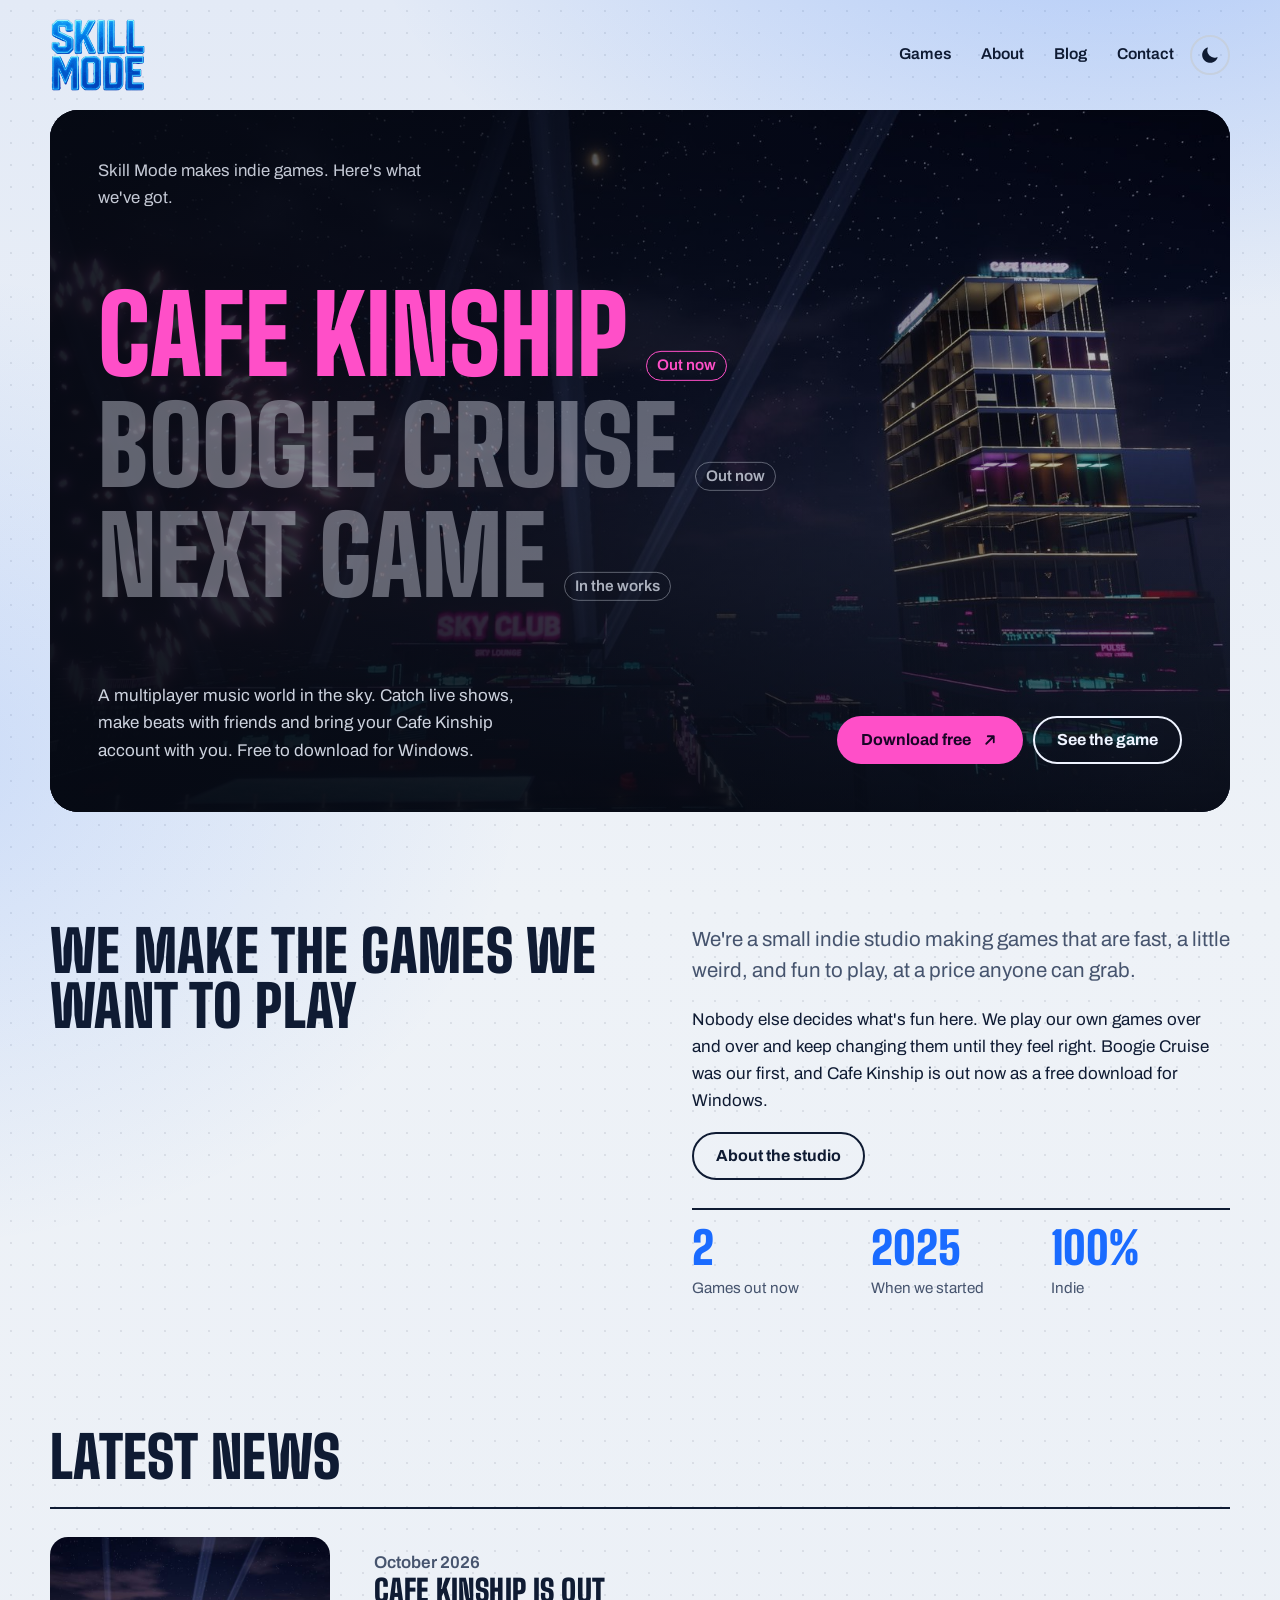
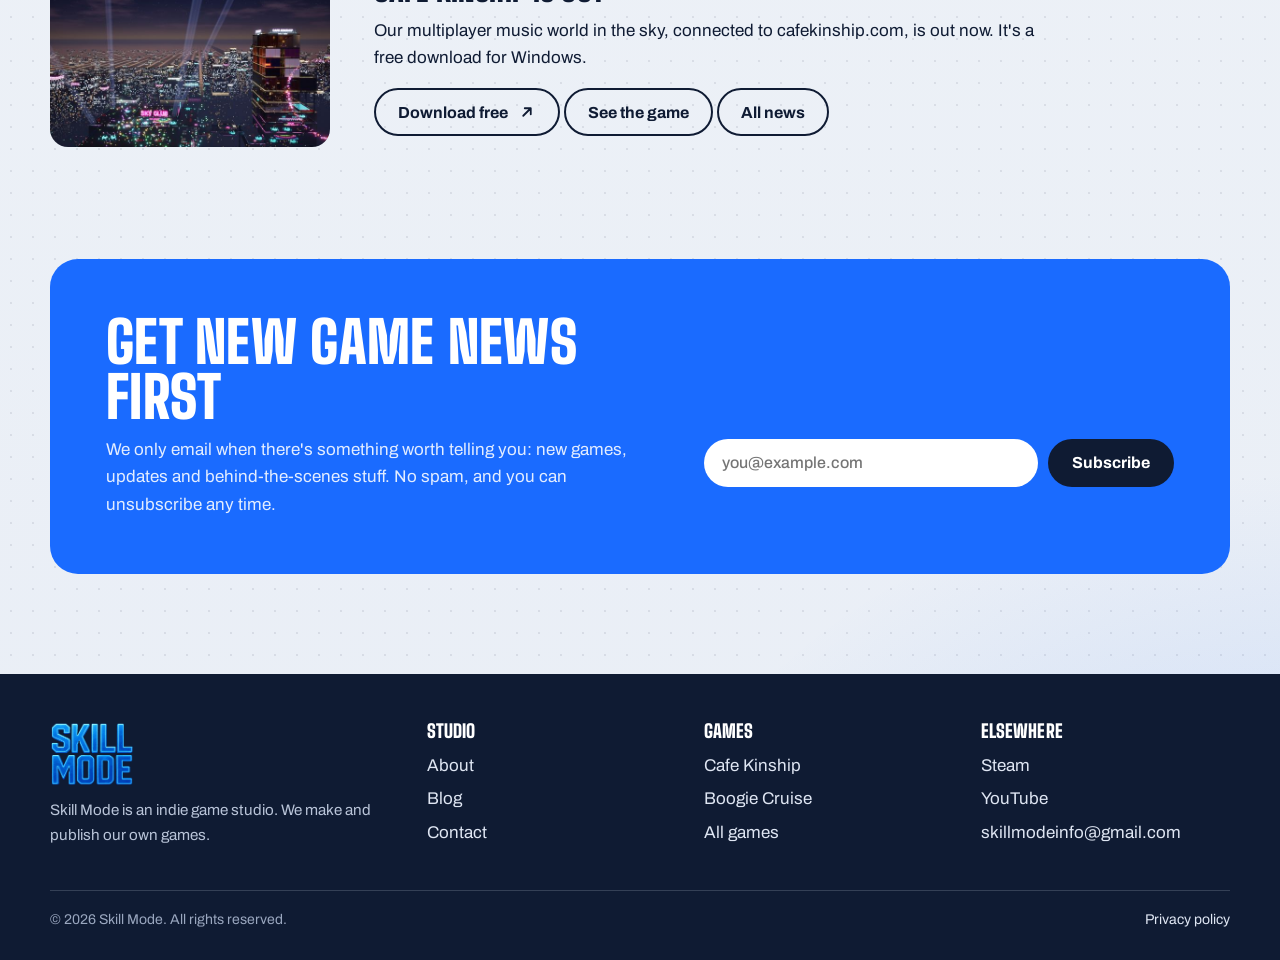
<file: public/index.html>
<!doctype html>
<html lang="en">
<head>
<meta charset="utf-8">
<meta name="viewport" content="width=device-width, initial-scale=1">
<title>Skill Mode | Independent Game Studio</title>
<meta name="description" content="Skill Mode is an independent game studio. We develop and publish our own games: Boogie Cruise, out now on Steam, and Cafe Kinship, a free download for Windows.">
<meta name="author" content="Skill Mode">
<meta name="theme-color" content="#1a6bff">
<meta name="color-scheme" content="light dark">
<meta name="darkreader-lock">
<script>try{var t=localStorage.getItem('sm-theme');if(t==='light'||t==='dark')document.documentElement.setAttribute('data-theme',t)}catch(e){}</script>
<link rel="canonical" href="https://skill-mode.com/">
<meta property="og:type" content="website">
<meta property="og:site_name" content="Skill Mode">
<meta property="og:title" content="Skill Mode | Independent Game Studio">
<meta property="og:description" content="Skill Mode is an independent game studio. We develop and publish our own games: Boogie Cruise, out now on Steam, and Cafe Kinship, a free download for Windows.">
<meta property="og:url" content="https://skill-mode.com/">
<meta property="og:image" content="https://skill-mode.com/images/web/boogie-bg.jpg">
<meta name="twitter:card" content="summary_large_image">
<link rel="icon" type="image/png" sizes="32x32" href="images/favicon/favicon-32x32.png">
<link rel="icon" type="image/png" sizes="16x16" href="images/favicon/favicon-16x16.png">
<link rel="apple-touch-icon" sizes="180x180" href="images/favicon/apple-icon-180x180.png">
<link rel="preconnect" href="https://fonts.googleapis.com">
<link rel="preconnect" href="https://fonts.gstatic.com" crossorigin>
<link rel="stylesheet" href="https://fonts.googleapis.com/css2?family=Archivo:wght@400;500;600;700&family=Big+Shoulders+Display:wght@700;900&display=swap">
<link rel="stylesheet" href="css/site.css?v=6">
</head>
<body>
<a class="skip" href="#main">Skip to content</a>
<header class="site-header">
  <div class="wrap">
    <a class="brand" href="index.html"><img src="images/web/skillmode-logo.png" width="96" height="74" alt="Skill Mode home"></a>
    <div class="header-tools">
      <button class="theme-toggle" type="button" aria-label="Switch to dark mode" title="Dark mode">
        <svg class="moon" viewBox="0 0 24 24" aria-hidden="true"><path fill="currentColor" d="M20.4 14.6A8.5 8.5 0 0 1 9.4 3.6a.6.6 0 0 0-.8-.7A9.6 9.6 0 1 0 21.1 15.4a.6.6 0 0 0-.7-.8z"/></svg>
        <svg class="sun" viewBox="0 0 24 24" aria-hidden="true"><g fill="none" stroke="currentColor" stroke-width="2" stroke-linecap="round"><circle cx="12" cy="12" r="4.2"/><path d="M12 2.5v2.2M12 19.3v2.2M2.5 12h2.2M19.3 12h2.2M5.3 5.3l1.6 1.6M17.1 17.1l1.6 1.6M5.3 18.7l1.6-1.6M17.1 6.9l1.6-1.6"/></g></svg>
      </button>
      <button class="nav-toggle" type="button" aria-expanded="false" aria-controls="site-nav">Menu</button>
    </div>
    <nav id="site-nav" class="nav" aria-label="Main">
      <a href="games.html">Games</a>
      <a href="about.html">About</a>
      <a href="blog.html">Blog</a>
      <a href="contact.html">Contact</a>
    </nav>
  </div>
</header>
<main id="main">
  <div class="wrap">
    <section class="select" aria-labelledby="select-title">
      <div class="select-art" aria-hidden="true">
        <img data-for="g-kinship" class="on" src="images/web/ck-hero.jpg" alt="" width="1600" height="900">
        <img data-for="g-boogie" src="images/web/boogie-bg.jpg" alt="" width="1600" height="860">
        <div class="blank" data-for="g-next"></div>
      </div>
      <div>
        <h1 id="select-title" class="sr-only">Skill Mode, an independent game studio</h1>
        <p class="select-intro">Skill Mode makes indie games. Here's what we've got.</p>
      </div>
      <ul class="select-list">
        <li class="select-item is-on" id="g-kinship" data-accent="#ff4fc8" data-accent-ink="#1a0526"
            data-blurb="A multiplayer music world in the sky. Catch live shows, make beats with friends and bring your Cafe Kinship account with you. Free to download for Windows."
            data-primary="https://github.com/Prismultra/cafe-kinship-game/releases/latest" data-primary-label="Download free" data-primary-ext="1"
            data-secondary="cafe-kinship.html" data-secondary-label="See the game">
          <a href="cafe-kinship.html">Cafe Kinship <span class="tag">Out now</span></a>
        </li>
        <li class="select-item" id="g-boogie" data-accent="#2bf0a6" data-accent-ink="#06140f"
            data-blurb="A racing mystery with wild tracks, big boss fights and a nightclub to hang out in between races. No guns. Just grooves and gas."
            data-primary="https://store.steampowered.com/app/3709600" data-primary-label="Play on Steam" data-primary-ext="1"
            data-secondary="boogie-cruise.html" data-secondary-label="See the game">
          <a href="boogie-cruise.html">Boogie Cruise <span class="tag">Out now</span></a>
        </li>
        <li class="select-item" id="g-next" data-accent="#8fb8ff" data-accent-ink="#0a1020"
            data-blurb="We're working on another game too. Join the mailing list to hear about it first."
            data-primary="#signup" data-primary-label="Get updates"
            data-secondary="" data-secondary-label="">
          <a href="#signup">Next game <span class="tag">In the works</span></a>
        </li>
      </ul>
      <div class="select-foot">
        <p class="select-blurb" aria-live="polite">A multiplayer music world in the sky. Catch live shows, make beats with friends and bring your Cafe Kinship account with you. Free to download for Windows.</p>
        <div class="select-actions">
          <a class="btn btn-accent select-primary" href="https://github.com/Prismultra/cafe-kinship-game/releases/latest" rel="noopener"><span>Download free</span><span class="ext"><svg viewBox="0 0 24 24" fill="none" stroke="currentColor" stroke-width="2.4" stroke-linecap="round" stroke-linejoin="round" aria-hidden="true"><path d="M7 17 17 7M9 7h8v8"/></svg></span></a>
          <a class="btn btn-line select-secondary" href="cafe-kinship.html">See the game</a>
        </div>
      </div>
    </section>
  </div>

  <section class="section" aria-labelledby="studio-title">
    <div class="wrap split">
      <h2 id="studio-title">We make the games we want to play</h2>
      <div>
        <p class="lede">We're a small indie studio making games that are fast, a little weird, and fun to play, at a price anyone can grab.</p>
        <p>Nobody else decides what's fun here. We play our own games over and over and keep changing them until they feel right. Boogie Cruise was our first, and Cafe Kinship is out now as a free download for Windows.</p>
        <a class="btn btn-line" href="about.html">About the studio</a>
        <dl class="facts">
          <div><dt>2</dt><dd>Games out now</dd></div>
          <div><dt>2025</dt><dd>When we started</dd></div>
          <div><dt>100%</dt><dd>Indie</dd></div>
        </dl>
      </div>
    </div>
  </section>

  <section aria-labelledby="news-title">
    <div class="wrap">
      <h2 id="news-title">Latest news</h2>
      <article class="news">
        <img src="images/web/ck-skyline-small.jpg" alt="The Cafe Kinship tower above a city at night, with searchlights" width="800" height="450" loading="lazy">
        <div>
          <time datetime="2026-10">October 2026</time>
          <h3>Cafe Kinship is out</h3>
          <p>Our multiplayer music world in the sky, connected to cafekinship.com, is out now. It's a free download for Windows.</p>
          <a class="btn btn-line" href="https://github.com/Prismultra/cafe-kinship-game/releases/latest" rel="noopener">Download free<svg viewBox="0 0 24 24" fill="none" stroke="currentColor" stroke-width="2.4" stroke-linecap="round" stroke-linejoin="round" aria-hidden="true"><path d="M7 17 17 7M9 7h8v8"/></svg></a>
          <a class="btn btn-line" href="cafe-kinship.html">See the game</a>
          <a class="btn btn-line" href="blog.html">All news</a>
        </div>
      </article>
    </div>
  </section>

<section class="section" id="signup" aria-labelledby="signup-title">
  <div class="wrap">
    <div class="signup">
      <div>
        <h2 id="signup-title">Get new game news first</h2>
        <p>We only email when there's something worth telling you: new games, updates and behind-the-scenes stuff. No spam, and you can unsubscribe any time.</p>
      </div>
      <form action="https://formspree.io/f/xzzrkepg" method="POST" data-ajax data-done="You're on the list. Thanks for signing up!">
        <label class="sr-only" for="signup-email">Email address</label>
        <input id="signup-email" type="email" name="email" required placeholder="you@example.com" autocomplete="email">
        <button class="btn" type="submit">Subscribe</button>
        <p class="form-note" aria-live="polite"></p>
      </form>
    </div>
  </div>
</section>
</main>
<footer class="site-footer">
  <div class="wrap">
    <div>
      <img class="logo-foot" src="images/web/skillmode-logo.png" width="84" height="65" alt="Skill Mode">
      <p class="about-line">Skill Mode is an indie game studio. We make and publish our own games.</p>
    </div>
    <div>
      <h2 class="foot-h">Studio</h2>
      <ul><li><a href="about.html">About</a></li><li><a href="blog.html">Blog</a></li><li><a href="contact.html">Contact</a></li></ul>
    </div>
    <div>
      <h2 class="foot-h">Games</h2>
      <ul><li><a href="cafe-kinship.html">Cafe Kinship</a></li><li><a href="boogie-cruise.html">Boogie Cruise</a></li><li><a href="games.html">All games</a></li></ul>
    </div>
    <div>
      <h2 class="foot-h">Elsewhere</h2>
      <ul><li><a href="https://store.steampowered.com/app/3709600" rel="noopener">Steam</a></li><li><a href="https://www.youtube.com/@SkillMode-r9s" rel="noopener">YouTube</a></li><li><a href="mailto:skillmodeinfo@gmail.com">skillmodeinfo@gmail.com</a></li></ul>
    </div>
    <div class="legal-line">
      <span>&copy; 2026 Skill Mode. All rights reserved.</span>
      <a href="privacy_policy.html">Privacy policy</a>
    </div>
  </div>
</footer>
<script src="js/site.js?v=5"></script>
</body>
</html>
</file>
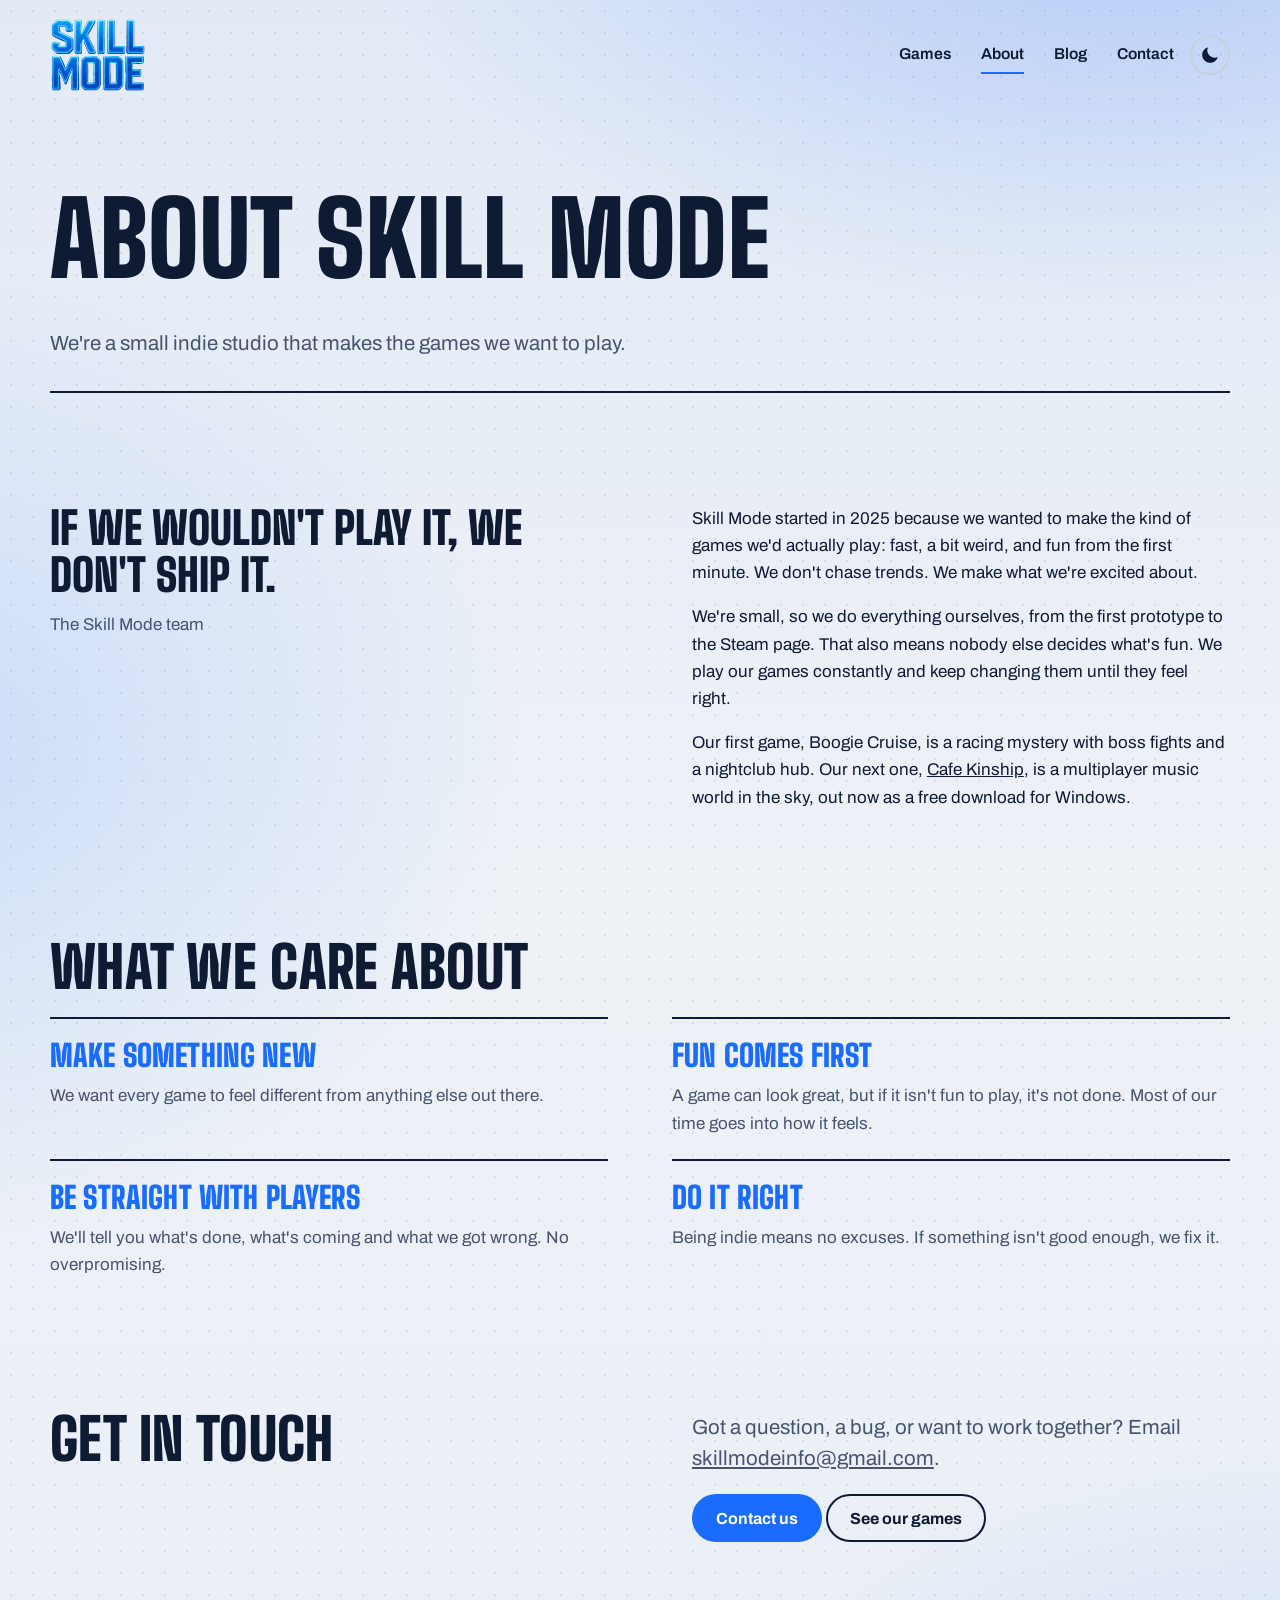
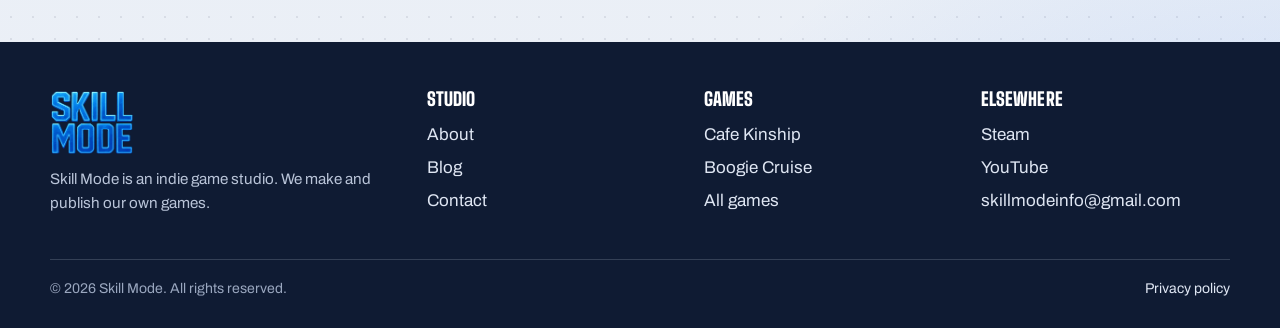
<file: public/about.html>
<!doctype html>
<html lang="en">
<head>
<meta charset="utf-8">
<meta name="viewport" content="width=device-width, initial-scale=1">
<title>About | Skill Mode</title>
<meta name="description" content="Skill Mode is a small, independent game studio that develops and publishes its own games, starting with Boogie Cruise.">
<meta name="author" content="Skill Mode">
<meta name="theme-color" content="#1a6bff">
<meta name="color-scheme" content="light dark">
<meta name="darkreader-lock">
<script>try{var t=localStorage.getItem('sm-theme');if(t==='light'||t==='dark')document.documentElement.setAttribute('data-theme',t)}catch(e){}</script>
<link rel="canonical" href="https://skill-mode.com/about.html">
<meta property="og:type" content="website">
<meta property="og:site_name" content="Skill Mode">
<meta property="og:title" content="About | Skill Mode">
<meta property="og:description" content="Skill Mode is a small, independent game studio that develops and publishes its own games, starting with Boogie Cruise.">
<meta property="og:url" content="https://skill-mode.com/about.html">
<meta property="og:image" content="https://skill-mode.com/images/web/boogie-bg.jpg">
<meta name="twitter:card" content="summary_large_image">
<link rel="icon" type="image/png" sizes="32x32" href="images/favicon/favicon-32x32.png">
<link rel="icon" type="image/png" sizes="16x16" href="images/favicon/favicon-16x16.png">
<link rel="apple-touch-icon" sizes="180x180" href="images/favicon/apple-icon-180x180.png">
<link rel="preconnect" href="https://fonts.googleapis.com">
<link rel="preconnect" href="https://fonts.gstatic.com" crossorigin>
<link rel="stylesheet" href="https://fonts.googleapis.com/css2?family=Archivo:wght@400;500;600;700&family=Big+Shoulders+Display:wght@700;900&display=swap">
<link rel="stylesheet" href="css/site.css?v=6">
</head>
<body>
<a class="skip" href="#main">Skip to content</a>
<header class="site-header">
  <div class="wrap">
    <a class="brand" href="index.html"><img src="images/web/skillmode-logo.png" width="96" height="74" alt="Skill Mode home"></a>
    <div class="header-tools">
      <button class="theme-toggle" type="button" aria-label="Switch to dark mode" title="Dark mode">
        <svg class="moon" viewBox="0 0 24 24" aria-hidden="true"><path fill="currentColor" d="M20.4 14.6A8.5 8.5 0 0 1 9.4 3.6a.6.6 0 0 0-.8-.7A9.6 9.6 0 1 0 21.1 15.4a.6.6 0 0 0-.7-.8z"/></svg>
        <svg class="sun" viewBox="0 0 24 24" aria-hidden="true"><g fill="none" stroke="currentColor" stroke-width="2" stroke-linecap="round"><circle cx="12" cy="12" r="4.2"/><path d="M12 2.5v2.2M12 19.3v2.2M2.5 12h2.2M19.3 12h2.2M5.3 5.3l1.6 1.6M17.1 17.1l1.6 1.6M5.3 18.7l1.6-1.6M17.1 6.9l1.6-1.6"/></g></svg>
      </button>
      <button class="nav-toggle" type="button" aria-expanded="false" aria-controls="site-nav">Menu</button>
    </div>
    <nav id="site-nav" class="nav" aria-label="Main">
      <a href="games.html">Games</a>
      <a href="about.html" aria-current="page">About</a>
      <a href="blog.html">Blog</a>
      <a href="contact.html">Contact</a>
    </nav>
  </div>
</header>
<main id="main">
  <div class="wrap">
    <header class="page-head">
      <h1>About Skill Mode</h1>
      <p class="lede">We're a small indie studio that makes the games we want to play.</p>
    </header>
  </div>

  <section class="section">
    <div class="wrap split">
      <div>
        <p class="quote">If we wouldn't play it, we don't ship it.</p>
        <p>The Skill Mode team</p>
      </div>
      <div>
        <p>Skill Mode started in 2025 because we wanted to make the kind of games we'd actually play: fast, a bit weird, and fun from the first minute. We don't chase trends. We make what we're excited about.</p>
        <p>We're small, so we do everything ourselves, from the first prototype to the Steam page. That also means nobody else decides what's fun. We play our games constantly and keep changing them until they feel right.</p>
        <p>Our first game, Boogie Cruise, is a racing mystery with boss fights and a nightclub hub. Our next one, <a href="cafe-kinship.html">Cafe Kinship</a>, is a multiplayer music world in the sky, out now as a free download for Windows.</p>
      </div>
    </div>
  </section>

  <section class="section" style="padding-top:0" aria-labelledby="values-title">
    <div class="wrap">
      <h2 id="values-title">What we care about</h2>
      <div class="values">
        <div><h3>Make something new</h3><p>We want every game to feel different from anything else out there.</p></div>
        <div><h3>Fun comes first</h3><p>A game can look great, but if it isn't fun to play, it's not done. Most of our time goes into how it feels.</p></div>
        <div><h3>Be straight with players</h3><p>We'll tell you what's done, what's coming and what we got wrong. No overpromising.</p></div>
        <div><h3>Do it right</h3><p>Being indie means no excuses. If something isn't good enough, we fix it.</p></div>
      </div>
    </div>
  </section>

  <section class="section" style="padding-top:0" aria-labelledby="talk-title">
    <div class="wrap split">
      <h2 id="talk-title">Get in touch</h2>
      <div>
        <p class="lede">Got a question, a bug, or want to work together? Email <a href="mailto:skillmodeinfo@gmail.com">skillmodeinfo@gmail.com</a>.</p>
        <a class="btn btn-blue" href="contact.html">Contact us</a>
        <a class="btn btn-line" href="games.html">See our games</a>
      </div>
    </div>
  </section>
</main>
<footer class="site-footer">
  <div class="wrap">
    <div>
      <img class="logo-foot" src="images/web/skillmode-logo.png" width="84" height="65" alt="Skill Mode">
      <p class="about-line">Skill Mode is an indie game studio. We make and publish our own games.</p>
    </div>
    <div>
      <h2 class="foot-h">Studio</h2>
      <ul><li><a href="about.html">About</a></li><li><a href="blog.html">Blog</a></li><li><a href="contact.html">Contact</a></li></ul>
    </div>
    <div>
      <h2 class="foot-h">Games</h2>
      <ul><li><a href="cafe-kinship.html">Cafe Kinship</a></li><li><a href="boogie-cruise.html">Boogie Cruise</a></li><li><a href="games.html">All games</a></li></ul>
    </div>
    <div>
      <h2 class="foot-h">Elsewhere</h2>
      <ul><li><a href="https://store.steampowered.com/app/3709600" rel="noopener">Steam</a></li><li><a href="https://www.youtube.com/@SkillMode-r9s" rel="noopener">YouTube</a></li><li><a href="mailto:skillmodeinfo@gmail.com">skillmodeinfo@gmail.com</a></li></ul>
    </div>
    <div class="legal-line">
      <span>&copy; 2026 Skill Mode. All rights reserved.</span>
      <a href="privacy_policy.html">Privacy policy</a>
    </div>
  </div>
</footer>
<script src="js/site.js?v=5"></script>
</body>
</html>
</file>
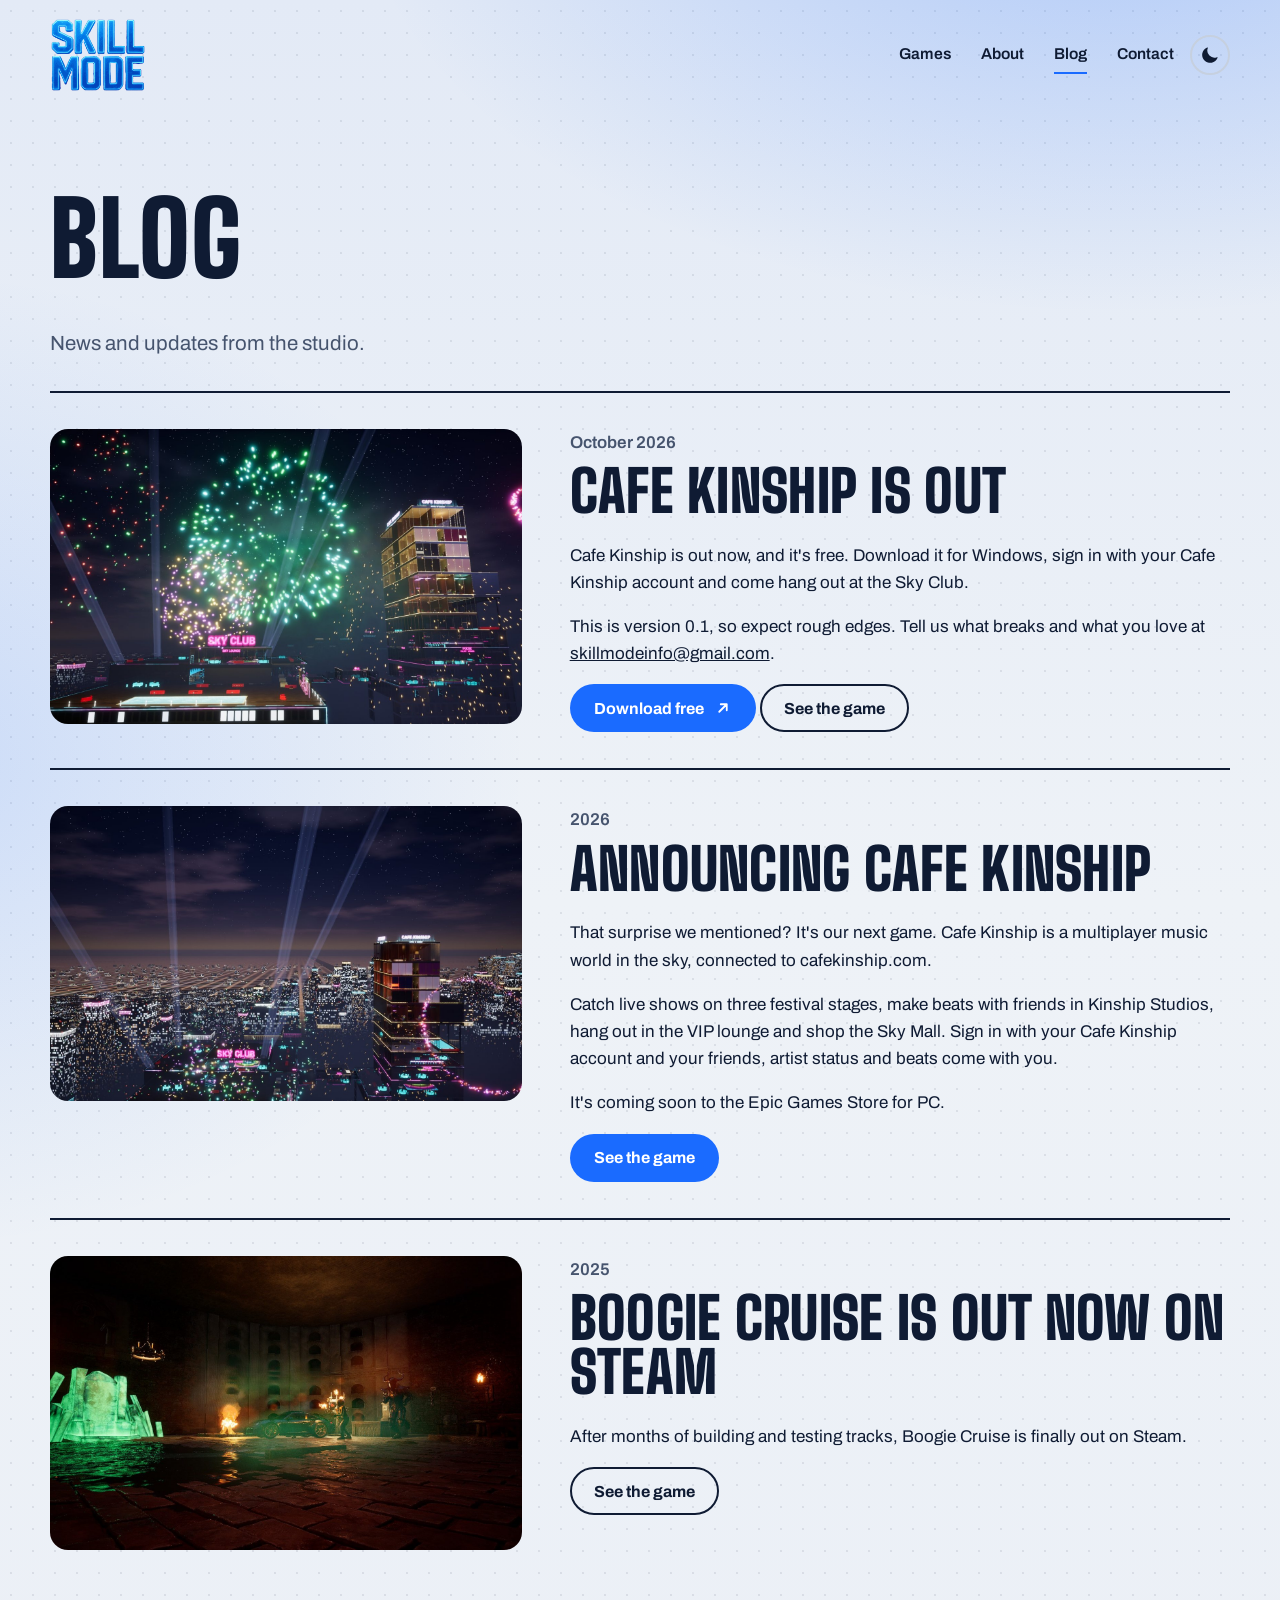
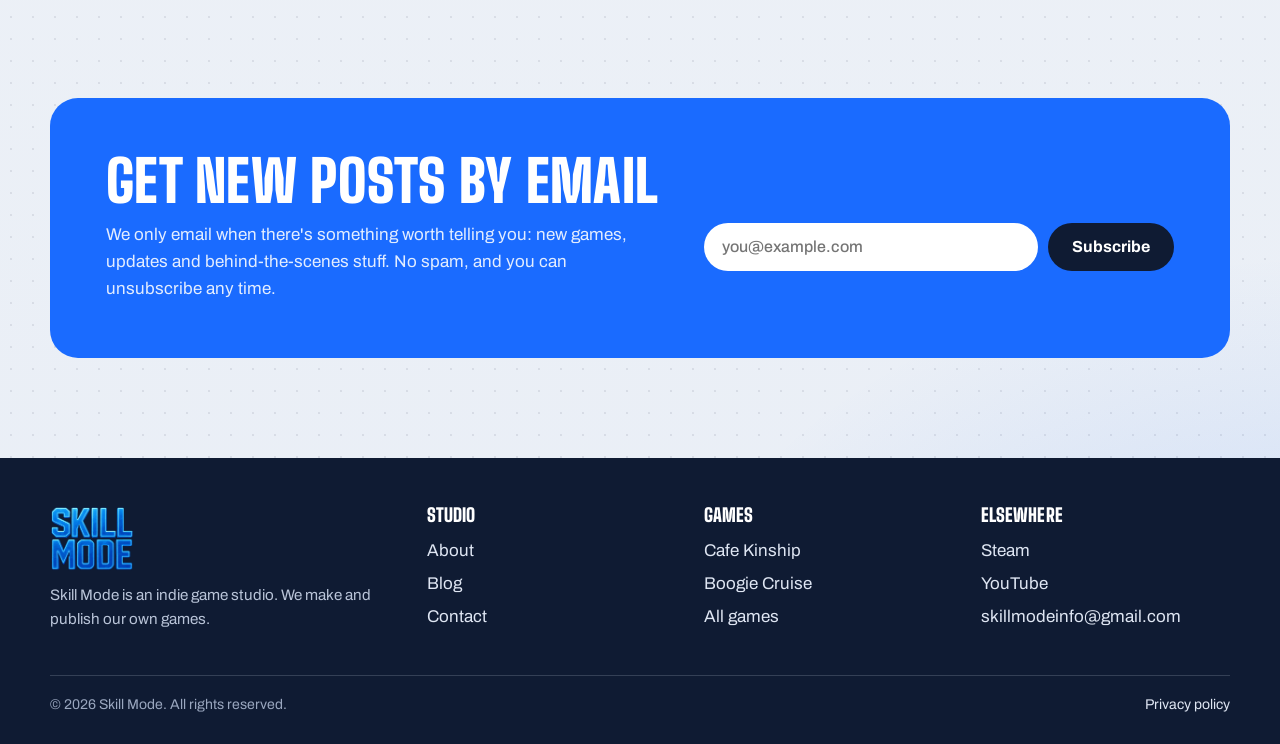
<file: public/blog.html>
<!doctype html>
<html lang="en">
<head>
<meta charset="utf-8">
<meta name="viewport" content="width=device-width, initial-scale=1">
<title>Blog | Skill Mode</title>
<meta name="description" content="News and dev updates from Skill Mode, an independent game studio.">
<meta name="author" content="Skill Mode">
<meta name="theme-color" content="#1a6bff">
<meta name="color-scheme" content="light dark">
<meta name="darkreader-lock">
<script>try{var t=localStorage.getItem('sm-theme');if(t==='light'||t==='dark')document.documentElement.setAttribute('data-theme',t)}catch(e){}</script>
<link rel="canonical" href="https://skill-mode.com/blog.html">
<meta property="og:type" content="website">
<meta property="og:site_name" content="Skill Mode">
<meta property="og:title" content="Blog | Skill Mode">
<meta property="og:description" content="News and dev updates from Skill Mode, an independent game studio.">
<meta property="og:url" content="https://skill-mode.com/blog.html">
<meta property="og:image" content="https://skill-mode.com/images/web/boogie-bg.jpg">
<meta name="twitter:card" content="summary_large_image">
<link rel="icon" type="image/png" sizes="32x32" href="images/favicon/favicon-32x32.png">
<link rel="icon" type="image/png" sizes="16x16" href="images/favicon/favicon-16x16.png">
<link rel="apple-touch-icon" sizes="180x180" href="images/favicon/apple-icon-180x180.png">
<link rel="preconnect" href="https://fonts.googleapis.com">
<link rel="preconnect" href="https://fonts.gstatic.com" crossorigin>
<link rel="stylesheet" href="https://fonts.googleapis.com/css2?family=Archivo:wght@400;500;600;700&family=Big+Shoulders+Display:wght@700;900&display=swap">
<link rel="stylesheet" href="css/site.css?v=6">
</head>
<body>
<a class="skip" href="#main">Skip to content</a>
<header class="site-header">
  <div class="wrap">
    <a class="brand" href="index.html"><img src="images/web/skillmode-logo.png" width="96" height="74" alt="Skill Mode home"></a>
    <div class="header-tools">
      <button class="theme-toggle" type="button" aria-label="Switch to dark mode" title="Dark mode">
        <svg class="moon" viewBox="0 0 24 24" aria-hidden="true"><path fill="currentColor" d="M20.4 14.6A8.5 8.5 0 0 1 9.4 3.6a.6.6 0 0 0-.8-.7A9.6 9.6 0 1 0 21.1 15.4a.6.6 0 0 0-.7-.8z"/></svg>
        <svg class="sun" viewBox="0 0 24 24" aria-hidden="true"><g fill="none" stroke="currentColor" stroke-width="2" stroke-linecap="round"><circle cx="12" cy="12" r="4.2"/><path d="M12 2.5v2.2M12 19.3v2.2M2.5 12h2.2M19.3 12h2.2M5.3 5.3l1.6 1.6M17.1 17.1l1.6 1.6M5.3 18.7l1.6-1.6M17.1 6.9l1.6-1.6"/></g></svg>
      </button>
      <button class="nav-toggle" type="button" aria-expanded="false" aria-controls="site-nav">Menu</button>
    </div>
    <nav id="site-nav" class="nav" aria-label="Main">
      <a href="games.html">Games</a>
      <a href="about.html">About</a>
      <a href="blog.html" aria-current="page">Blog</a>
      <a href="contact.html">Contact</a>
    </nav>
  </div>
</header>
<main id="main">
  <div class="wrap">
    <header class="page-head">
      <h1>Blog</h1>
      <p class="lede">News and updates from the studio.</p>
    </header>

    <article class="post" aria-labelledby="p3">
      <img src="images/web/ck-fireworks.jpg" alt="Fireworks over the Sky Club and the Cafe Kinship tower" width="1600" height="900" loading="lazy">
      <div>
        <time datetime="2026-10">October 2026</time>
        <h2 id="p3">Cafe Kinship is out</h2>
        <p>Cafe Kinship is out now, and it's free. Download it for Windows, sign in with your Cafe Kinship account and come hang out at the Sky Club.</p>
        <p>This is version 0.1, so expect rough edges. Tell us what breaks and what you love at <a href="mailto:skillmodeinfo@gmail.com">skillmodeinfo@gmail.com</a>.</p>
        <a class="btn btn-blue" href="https://github.com/Prismultra/cafe-kinship-game/releases/latest" rel="noopener">Download free<svg viewBox="0 0 24 24" fill="none" stroke="currentColor" stroke-width="2.4" stroke-linecap="round" stroke-linejoin="round" aria-hidden="true"><path d="M7 17 17 7M9 7h8v8"/></svg></a>
        <a class="btn btn-line" href="cafe-kinship.html">See the game</a>
      </div>
    </article>

    <article class="post" aria-labelledby="p2">
      <img src="images/web/ck-skyline.jpg" alt="The Cafe Kinship tower above a city at night, with searchlights" width="1600" height="900" loading="lazy">
      <div>
        <time datetime="2026">2026</time>
        <h2 id="p2">Announcing Cafe Kinship</h2>
        <p>That surprise we mentioned? It's our next game. Cafe Kinship is a multiplayer music world in the sky, connected to cafekinship.com.</p>
        <p>Catch live shows on three festival stages, make beats with friends in Kinship Studios, hang out in the VIP lounge and shop the Sky Mall. Sign in with your Cafe Kinship account and your friends, artist status and beats come with you.</p>
        <p>It's coming soon to the Epic Games Store for PC.</p>
        <a class="btn btn-blue" href="cafe-kinship.html">See the game</a>
      </div>
    </article>

    <article class="post" aria-labelledby="p1">
      <img src="images/web/boogie-bg.jpg" alt="" width="1600" height="860" loading="lazy">
      <div>
        <time datetime="2025">2025</time>
        <h2 id="p1">Boogie Cruise is out now on Steam</h2>
        <p>After months of building and testing tracks, Boogie Cruise is finally out on Steam.</p>
        <a class="btn btn-line" href="boogie-cruise.html">See the game</a>
      </div>
    </article>
  </div>
<section class="section" id="signup" aria-labelledby="signup-title">
  <div class="wrap">
    <div class="signup">
      <div>
        <h2 id="signup-title">Get new posts by email</h2>
        <p>We only email when there's something worth telling you: new games, updates and behind-the-scenes stuff. No spam, and you can unsubscribe any time.</p>
      </div>
      <form action="https://formspree.io/f/xzzrkepg" method="POST" data-ajax data-done="You're on the list. Thanks for signing up!">
        <label class="sr-only" for="signup-email">Email address</label>
        <input id="signup-email" type="email" name="email" required placeholder="you@example.com" autocomplete="email">
        <button class="btn" type="submit">Subscribe</button>
        <p class="form-note" aria-live="polite"></p>
      </form>
    </div>
  </div>
</section>
</main>
<footer class="site-footer">
  <div class="wrap">
    <div>
      <img class="logo-foot" src="images/web/skillmode-logo.png" width="84" height="65" alt="Skill Mode">
      <p class="about-line">Skill Mode is an indie game studio. We make and publish our own games.</p>
    </div>
    <div>
      <h2 class="foot-h">Studio</h2>
      <ul><li><a href="about.html">About</a></li><li><a href="blog.html">Blog</a></li><li><a href="contact.html">Contact</a></li></ul>
    </div>
    <div>
      <h2 class="foot-h">Games</h2>
      <ul><li><a href="cafe-kinship.html">Cafe Kinship</a></li><li><a href="boogie-cruise.html">Boogie Cruise</a></li><li><a href="games.html">All games</a></li></ul>
    </div>
    <div>
      <h2 class="foot-h">Elsewhere</h2>
      <ul><li><a href="https://store.steampowered.com/app/3709600" rel="noopener">Steam</a></li><li><a href="https://www.youtube.com/@SkillMode-r9s" rel="noopener">YouTube</a></li><li><a href="mailto:skillmodeinfo@gmail.com">skillmodeinfo@gmail.com</a></li></ul>
    </div>
    <div class="legal-line">
      <span>&copy; 2026 Skill Mode. All rights reserved.</span>
      <a href="privacy_policy.html">Privacy policy</a>
    </div>
  </div>
</footer>
<script src="js/site.js?v=5"></script>
</body>
</html>
</file>
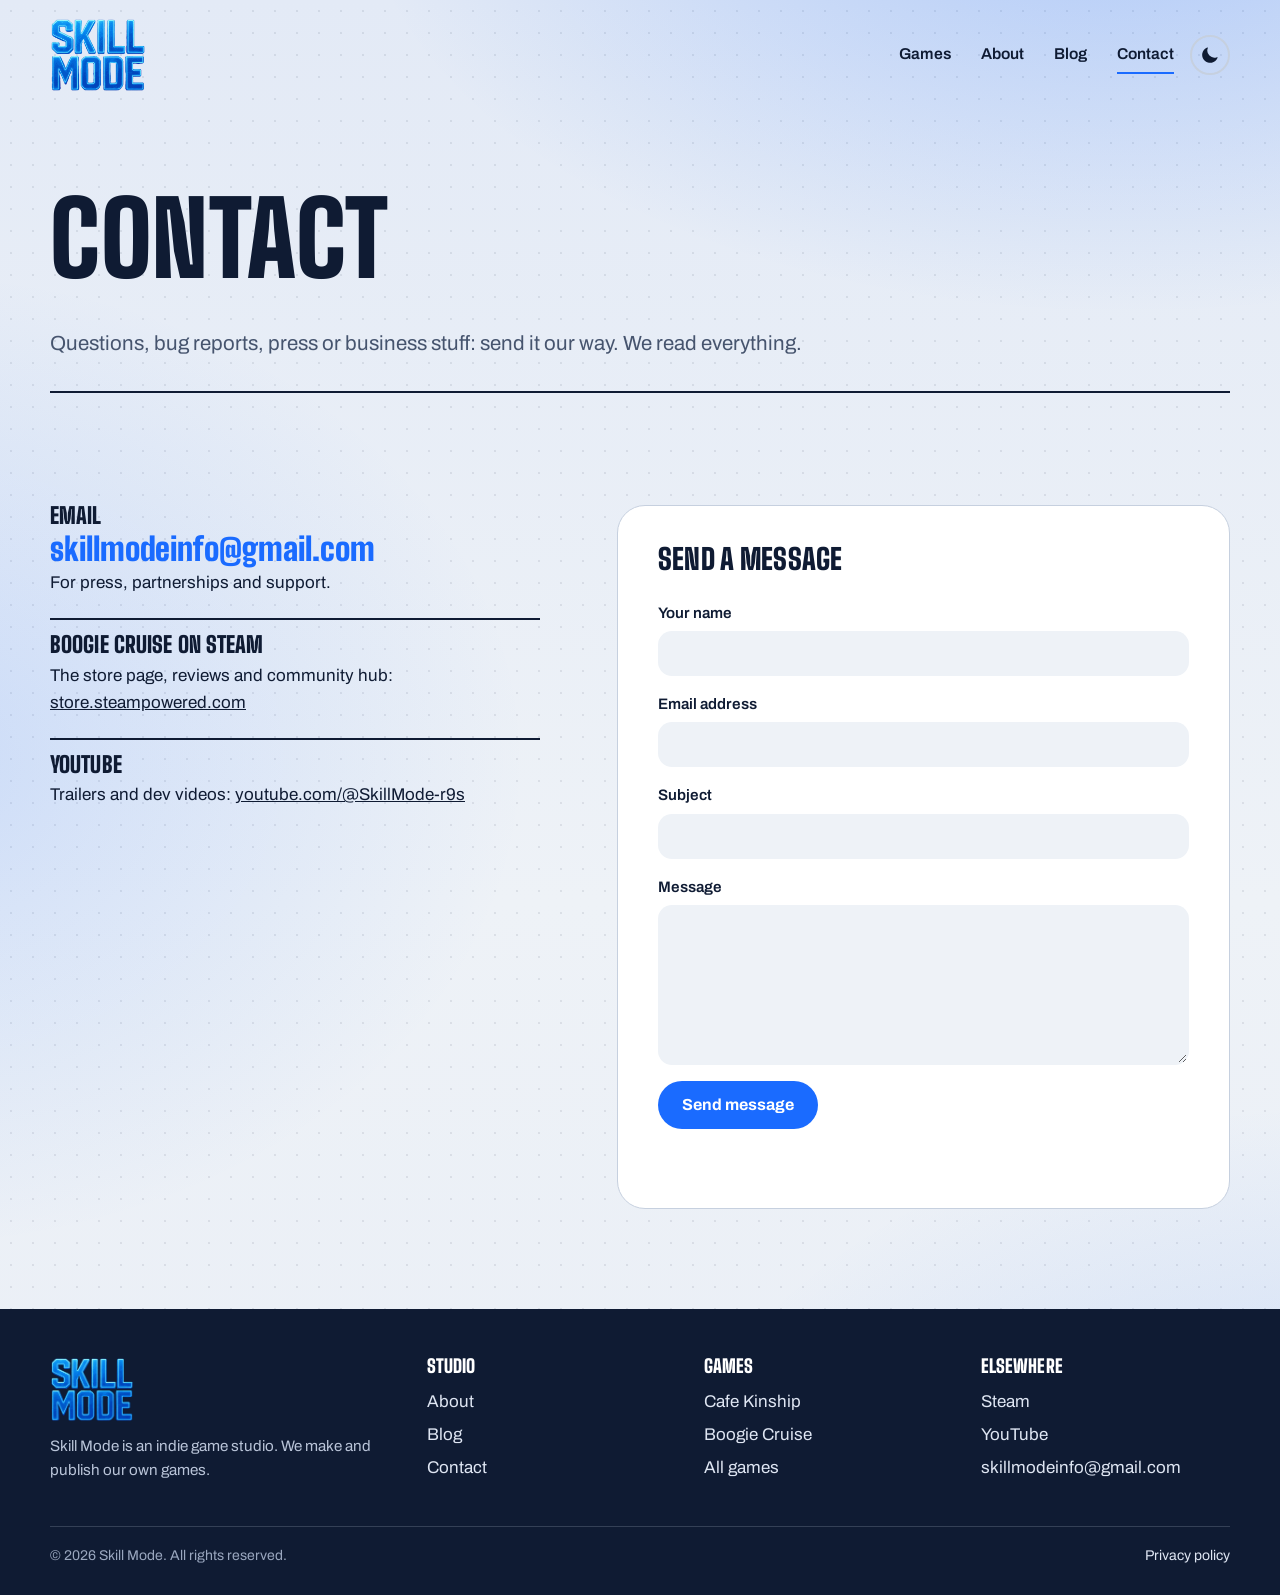
<file: public/contact.html>
<!doctype html>
<html lang="en">
<head>
<meta charset="utf-8">
<meta name="viewport" content="width=device-width, initial-scale=1">
<title>Contact | Skill Mode</title>
<meta name="description" content="Contact Skill Mode, an independent game studio: press, partnerships and support.">
<meta name="author" content="Skill Mode">
<meta name="theme-color" content="#1a6bff">
<meta name="color-scheme" content="light dark">
<meta name="darkreader-lock">
<script>try{var t=localStorage.getItem('sm-theme');if(t==='light'||t==='dark')document.documentElement.setAttribute('data-theme',t)}catch(e){}</script>
<link rel="canonical" href="https://skill-mode.com/contact.html">
<meta property="og:type" content="website">
<meta property="og:site_name" content="Skill Mode">
<meta property="og:title" content="Contact | Skill Mode">
<meta property="og:description" content="Contact Skill Mode, an independent game studio: press, partnerships and support.">
<meta property="og:url" content="https://skill-mode.com/contact.html">
<meta property="og:image" content="https://skill-mode.com/images/web/boogie-bg.jpg">
<meta name="twitter:card" content="summary_large_image">
<link rel="icon" type="image/png" sizes="32x32" href="images/favicon/favicon-32x32.png">
<link rel="icon" type="image/png" sizes="16x16" href="images/favicon/favicon-16x16.png">
<link rel="apple-touch-icon" sizes="180x180" href="images/favicon/apple-icon-180x180.png">
<link rel="preconnect" href="https://fonts.googleapis.com">
<link rel="preconnect" href="https://fonts.gstatic.com" crossorigin>
<link rel="stylesheet" href="https://fonts.googleapis.com/css2?family=Archivo:wght@400;500;600;700&family=Big+Shoulders+Display:wght@700;900&display=swap">
<link rel="stylesheet" href="css/site.css?v=6">
</head>
<body>
<a class="skip" href="#main">Skip to content</a>
<header class="site-header">
  <div class="wrap">
    <a class="brand" href="index.html"><img src="images/web/skillmode-logo.png" width="96" height="74" alt="Skill Mode home"></a>
    <div class="header-tools">
      <button class="theme-toggle" type="button" aria-label="Switch to dark mode" title="Dark mode">
        <svg class="moon" viewBox="0 0 24 24" aria-hidden="true"><path fill="currentColor" d="M20.4 14.6A8.5 8.5 0 0 1 9.4 3.6a.6.6 0 0 0-.8-.7A9.6 9.6 0 1 0 21.1 15.4a.6.6 0 0 0-.7-.8z"/></svg>
        <svg class="sun" viewBox="0 0 24 24" aria-hidden="true"><g fill="none" stroke="currentColor" stroke-width="2" stroke-linecap="round"><circle cx="12" cy="12" r="4.2"/><path d="M12 2.5v2.2M12 19.3v2.2M2.5 12h2.2M19.3 12h2.2M5.3 5.3l1.6 1.6M17.1 17.1l1.6 1.6M5.3 18.7l1.6-1.6M17.1 6.9l1.6-1.6"/></g></svg>
      </button>
      <button class="nav-toggle" type="button" aria-expanded="false" aria-controls="site-nav">Menu</button>
    </div>
    <nav id="site-nav" class="nav" aria-label="Main">
      <a href="games.html">Games</a>
      <a href="about.html">About</a>
      <a href="blog.html">Blog</a>
      <a href="contact.html" aria-current="page">Contact</a>
    </nav>
  </div>
</header>
<main id="main">
  <div class="wrap">
    <header class="page-head">
      <h1>Contact</h1>
      <p class="lede">Questions, bug reports, press or business stuff: send it our way. We read everything.</p>
    </header>
  </div>
  <section class="section">
    <div class="wrap contact-grid">
      <div class="contact-ways">
        <div>
          <h3>Email</h3>
          <a class="big-email" href="mailto:skillmodeinfo@gmail.com">skillmodeinfo@gmail.com</a>
          <p>For press, partnerships and support.</p>
        </div>
        <div>
          <h3>Boogie Cruise on Steam</h3>
          <p>The store page, reviews and community hub: <a href="https://store.steampowered.com/app/3709600" rel="noopener">store.steampowered.com</a></p>
        </div>
        <div>
          <h3>YouTube</h3>
          <p>Trailers and dev videos: <a href="https://www.youtube.com/@SkillMode-r9s" rel="noopener">youtube.com/@SkillMode-r9s</a></p>
        </div>
      </div>
      <form class="form" action="https://formspree.io/f/mdkgplnj" method="POST" data-ajax data-done="Message sent. We'll reply by email.">
        <h2 style="font-size:1.8rem">Send a message</h2>
        <label>Your name<input type="text" name="name" required autocomplete="name"></label>
        <label>Email address<input type="email" name="_replyto" required autocomplete="email"></label>
        <label>Subject<input type="text" name="subject" required></label>
        <label>Message<textarea name="message" required></textarea></label>
        <button class="btn btn-blue" type="submit">Send message</button>
        <p class="form-note" aria-live="polite"></p>
      </form>
    </div>
  </section>
</main>
<footer class="site-footer">
  <div class="wrap">
    <div>
      <img class="logo-foot" src="images/web/skillmode-logo.png" width="84" height="65" alt="Skill Mode">
      <p class="about-line">Skill Mode is an indie game studio. We make and publish our own games.</p>
    </div>
    <div>
      <h2 class="foot-h">Studio</h2>
      <ul><li><a href="about.html">About</a></li><li><a href="blog.html">Blog</a></li><li><a href="contact.html">Contact</a></li></ul>
    </div>
    <div>
      <h2 class="foot-h">Games</h2>
      <ul><li><a href="cafe-kinship.html">Cafe Kinship</a></li><li><a href="boogie-cruise.html">Boogie Cruise</a></li><li><a href="games.html">All games</a></li></ul>
    </div>
    <div>
      <h2 class="foot-h">Elsewhere</h2>
      <ul><li><a href="https://store.steampowered.com/app/3709600" rel="noopener">Steam</a></li><li><a href="https://www.youtube.com/@SkillMode-r9s" rel="noopener">YouTube</a></li><li><a href="mailto:skillmodeinfo@gmail.com">skillmodeinfo@gmail.com</a></li></ul>
    </div>
    <div class="legal-line">
      <span>&copy; 2026 Skill Mode. All rights reserved.</span>
      <a href="privacy_policy.html">Privacy policy</a>
    </div>
  </div>
</footer>
<script src="js/site.js?v=5"></script>
</body>
</html>
</file>
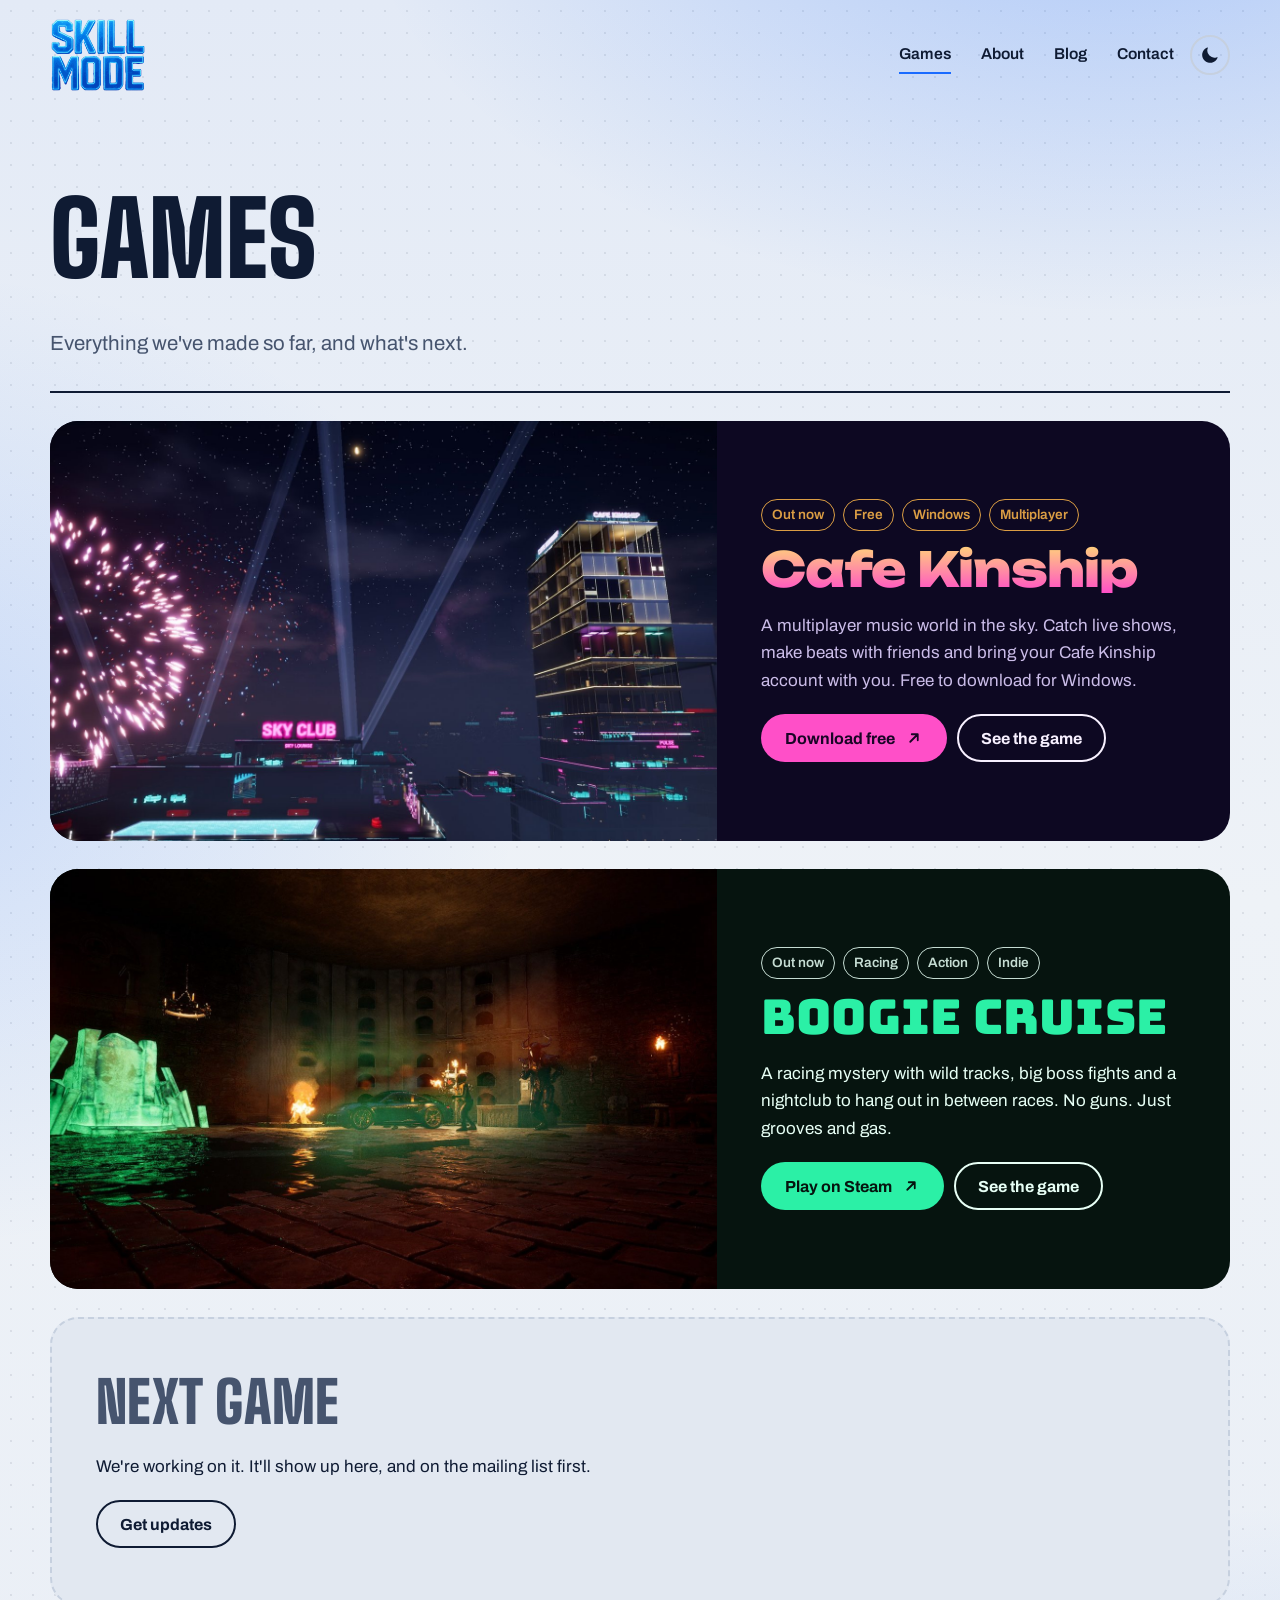
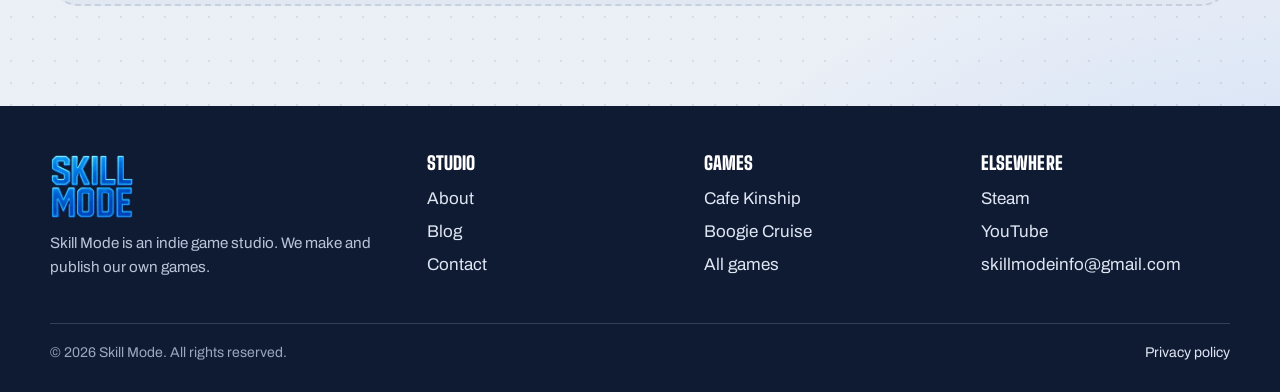
<file: public/games.html>
<!doctype html>
<html lang="en">
<head>
<meta charset="utf-8">
<meta name="viewport" content="width=device-width, initial-scale=1">
<title>Games | Skill Mode</title>
<meta name="description" content="Games by Skill Mode, an independent game studio: Cafe Kinship, a free download for Windows, and Boogie Cruise, out now on Steam.">
<meta name="author" content="Skill Mode">
<meta name="theme-color" content="#1a6bff">
<meta name="color-scheme" content="light dark">
<meta name="darkreader-lock">
<script>try{var t=localStorage.getItem('sm-theme');if(t==='light'||t==='dark')document.documentElement.setAttribute('data-theme',t)}catch(e){}</script>
<link rel="canonical" href="https://skill-mode.com/games.html">
<meta property="og:type" content="website">
<meta property="og:site_name" content="Skill Mode">
<meta property="og:title" content="Games | Skill Mode">
<meta property="og:description" content="Games by Skill Mode, an independent game studio: Cafe Kinship, a free download for Windows, and Boogie Cruise, out now on Steam.">
<meta property="og:url" content="https://skill-mode.com/games.html">
<meta property="og:image" content="https://skill-mode.com/images/web/boogie-bg.jpg">
<meta name="twitter:card" content="summary_large_image">
<link rel="icon" type="image/png" sizes="32x32" href="images/favicon/favicon-32x32.png">
<link rel="icon" type="image/png" sizes="16x16" href="images/favicon/favicon-16x16.png">
<link rel="apple-touch-icon" sizes="180x180" href="images/favicon/apple-icon-180x180.png">
<link rel="preconnect" href="https://fonts.googleapis.com">
<link rel="preconnect" href="https://fonts.gstatic.com" crossorigin>
<link rel="stylesheet" href="https://fonts.googleapis.com/css2?family=Archivo:wght@400;500;600;700&family=Big+Shoulders+Display:wght@700;900&family=Bungee&family=Unbounded:wght@600;800&display=swap">
<link rel="stylesheet" href="css/site.css?v=6">
</head>
<body>
<a class="skip" href="#main">Skip to content</a>
<header class="site-header">
  <div class="wrap">
    <a class="brand" href="index.html"><img src="images/web/skillmode-logo.png" width="96" height="74" alt="Skill Mode home"></a>
    <div class="header-tools">
      <button class="theme-toggle" type="button" aria-label="Switch to dark mode" title="Dark mode">
        <svg class="moon" viewBox="0 0 24 24" aria-hidden="true"><path fill="currentColor" d="M20.4 14.6A8.5 8.5 0 0 1 9.4 3.6a.6.6 0 0 0-.8-.7A9.6 9.6 0 1 0 21.1 15.4a.6.6 0 0 0-.7-.8z"/></svg>
        <svg class="sun" viewBox="0 0 24 24" aria-hidden="true"><g fill="none" stroke="currentColor" stroke-width="2" stroke-linecap="round"><circle cx="12" cy="12" r="4.2"/><path d="M12 2.5v2.2M12 19.3v2.2M2.5 12h2.2M19.3 12h2.2M5.3 5.3l1.6 1.6M17.1 17.1l1.6 1.6M5.3 18.7l1.6-1.6M17.1 6.9l1.6-1.6"/></g></svg>
      </button>
      <button class="nav-toggle" type="button" aria-expanded="false" aria-controls="site-nav">Menu</button>
    </div>
    <nav id="site-nav" class="nav" aria-label="Main">
      <a href="games.html" aria-current="page">Games</a>
      <a href="about.html">About</a>
      <a href="blog.html">Blog</a>
      <a href="contact.html">Contact</a>
    </nav>
  </div>
</header>
<main id="main">
  <div class="wrap">
    <header class="page-head">
      <h1>Games</h1>
      <p class="lede">Everything we've made so far, and what's next.</p>
    </header>

    <article class="game-band kinship" aria-labelledby="ck-band-title">
      <div class="art"><img src="images/web/ck-hero.jpg" alt="Cafe Kinship: the Sky Club sign and the Cafe Kinship tower with fireworks over the city" width="1600" height="900" loading="lazy"></div>
      <div class="info">
        <div class="chips"><span>Out now</span><span>Free</span><span>Windows</span><span>Multiplayer</span></div>
        <h2 id="ck-band-title">Cafe Kinship</h2>
        <p>A multiplayer music world in the sky. Catch live shows, make beats with friends and bring your Cafe Kinship account with you. Free to download for Windows.</p>
        <div class="actions">
          <a class="btn btn-accent" href="https://github.com/Prismultra/cafe-kinship-game/releases/latest" rel="noopener">Download free<svg viewBox="0 0 24 24" fill="none" stroke="currentColor" stroke-width="2.4" stroke-linecap="round" stroke-linejoin="round" aria-hidden="true"><path d="M7 17 17 7M9 7h8v8"/></svg></a>
          <a class="btn btn-line" href="cafe-kinship.html">See the game</a>
        </div>
      </div>
    </article>

    <article class="game-band boogie" aria-labelledby="bc-title">
      <div class="art"><img src="images/web/boogie-bg.jpg" alt="Boogie Cruise: a car in a torch-lit hall beside a glowing green fountain" width="1600" height="860" loading="lazy"></div>
      <div class="info">
        <div class="chips"><span>Out now</span><span>Racing</span><span>Action</span><span>Indie</span></div>
        <h2 id="bc-title">Boogie Cruise</h2>
        <p>A racing mystery with wild tracks, big boss fights and a nightclub to hang out in between races. No guns. Just grooves and gas.</p>
        <div class="actions">
          <a class="btn btn-accent" href="https://store.steampowered.com/app/3709600" rel="noopener">Play on Steam<svg viewBox="0 0 24 24" fill="none" stroke="currentColor" stroke-width="2.4" stroke-linecap="round" stroke-linejoin="round" aria-hidden="true"><path d="M7 17 17 7M9 7h8v8"/></svg></a>
          <a class="btn btn-line" href="boogie-cruise.html">See the game</a>
        </div>
      </div>
    </article>

    <article class="game-band soon" aria-labelledby="next-title">
      <div class="info">
        <h2 id="next-title">Next game</h2>
        <p>We're working on it. It'll show up here, and on the mailing list first.</p>
        <div class="actions"><a class="btn btn-line" href="index.html#signup">Get updates</a></div>
      </div>
    </article>
  </div>
</main>
<footer class="site-footer">
  <div class="wrap">
    <div>
      <img class="logo-foot" src="images/web/skillmode-logo.png" width="84" height="65" alt="Skill Mode">
      <p class="about-line">Skill Mode is an indie game studio. We make and publish our own games.</p>
    </div>
    <div>
      <h2 class="foot-h">Studio</h2>
      <ul><li><a href="about.html">About</a></li><li><a href="blog.html">Blog</a></li><li><a href="contact.html">Contact</a></li></ul>
    </div>
    <div>
      <h2 class="foot-h">Games</h2>
      <ul><li><a href="cafe-kinship.html">Cafe Kinship</a></li><li><a href="boogie-cruise.html">Boogie Cruise</a></li><li><a href="games.html">All games</a></li></ul>
    </div>
    <div>
      <h2 class="foot-h">Elsewhere</h2>
      <ul><li><a href="https://store.steampowered.com/app/3709600" rel="noopener">Steam</a></li><li><a href="https://www.youtube.com/@SkillMode-r9s" rel="noopener">YouTube</a></li><li><a href="mailto:skillmodeinfo@gmail.com">skillmodeinfo@gmail.com</a></li></ul>
    </div>
    <div class="legal-line">
      <span>&copy; 2026 Skill Mode. All rights reserved.</span>
      <a href="privacy_policy.html">Privacy policy</a>
    </div>
  </div>
</footer>
<script src="js/site.js?v=5"></script>
</body>
</html>
</file>
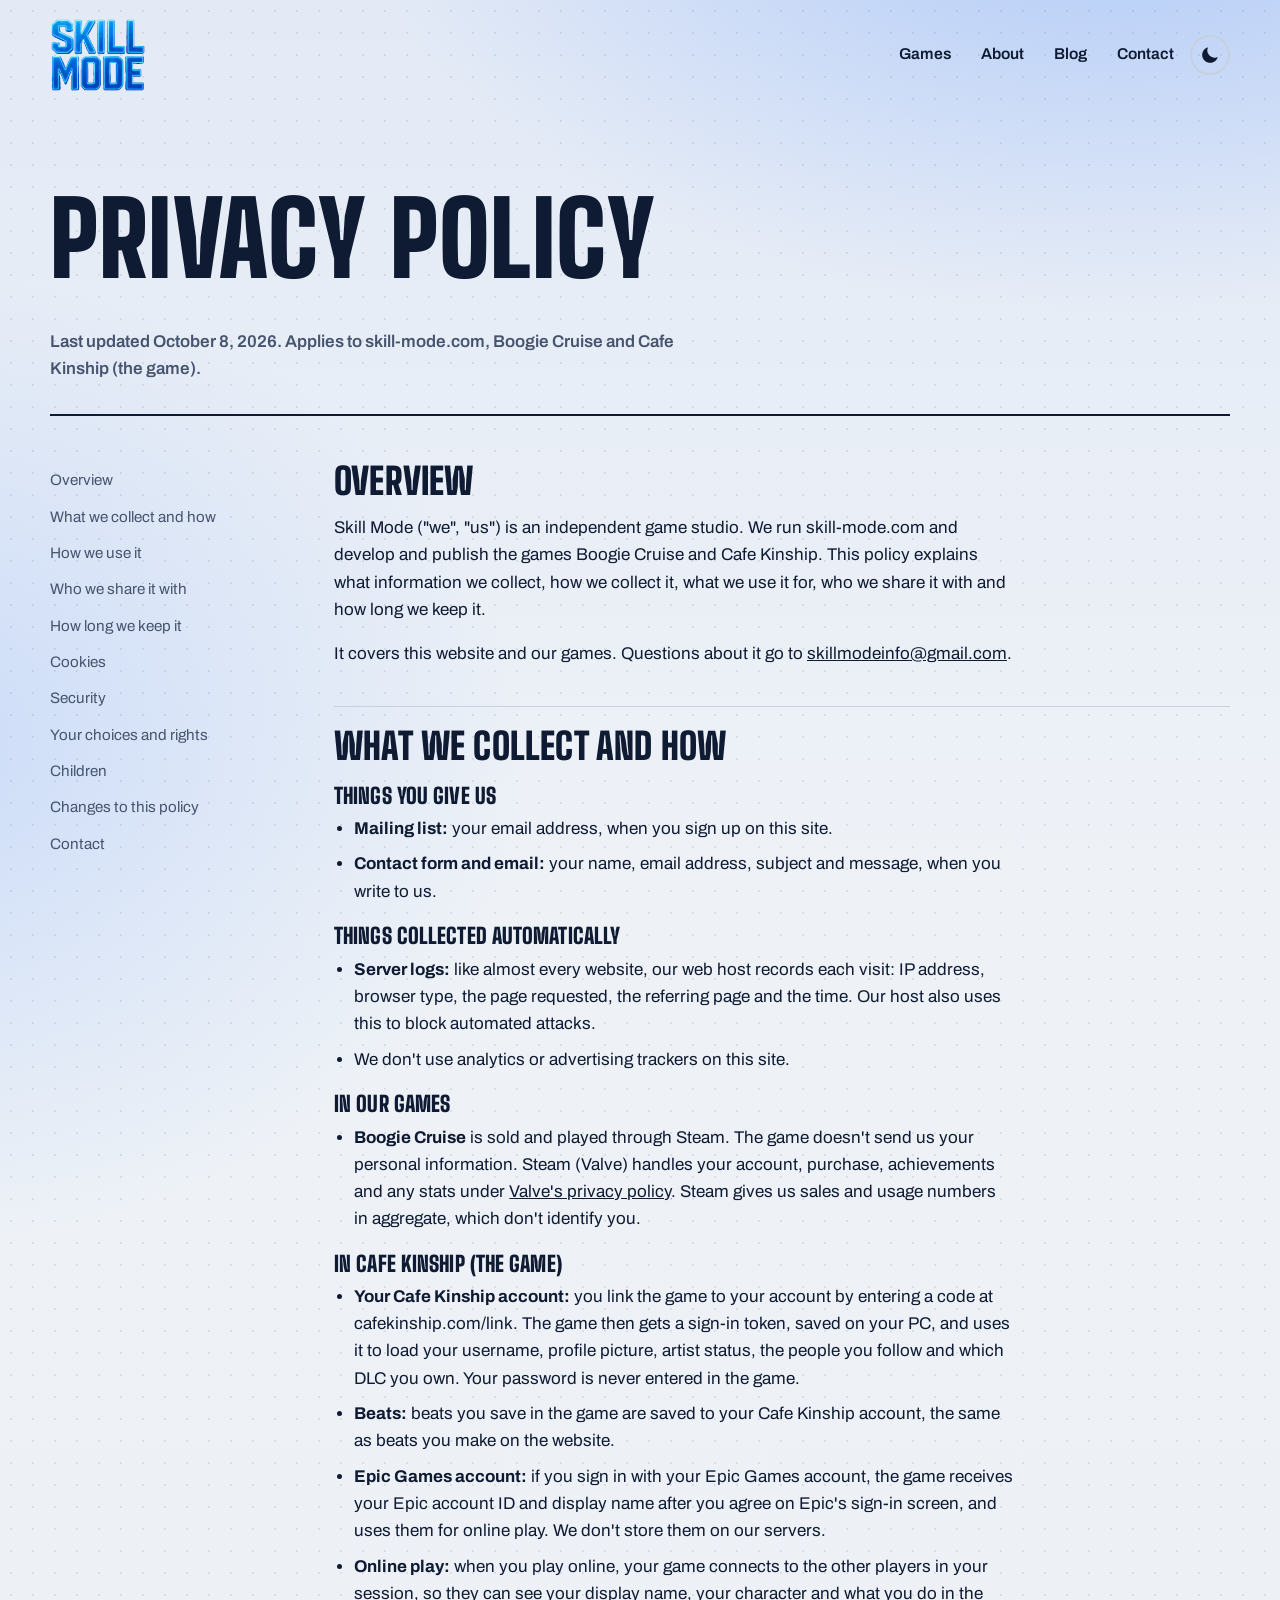
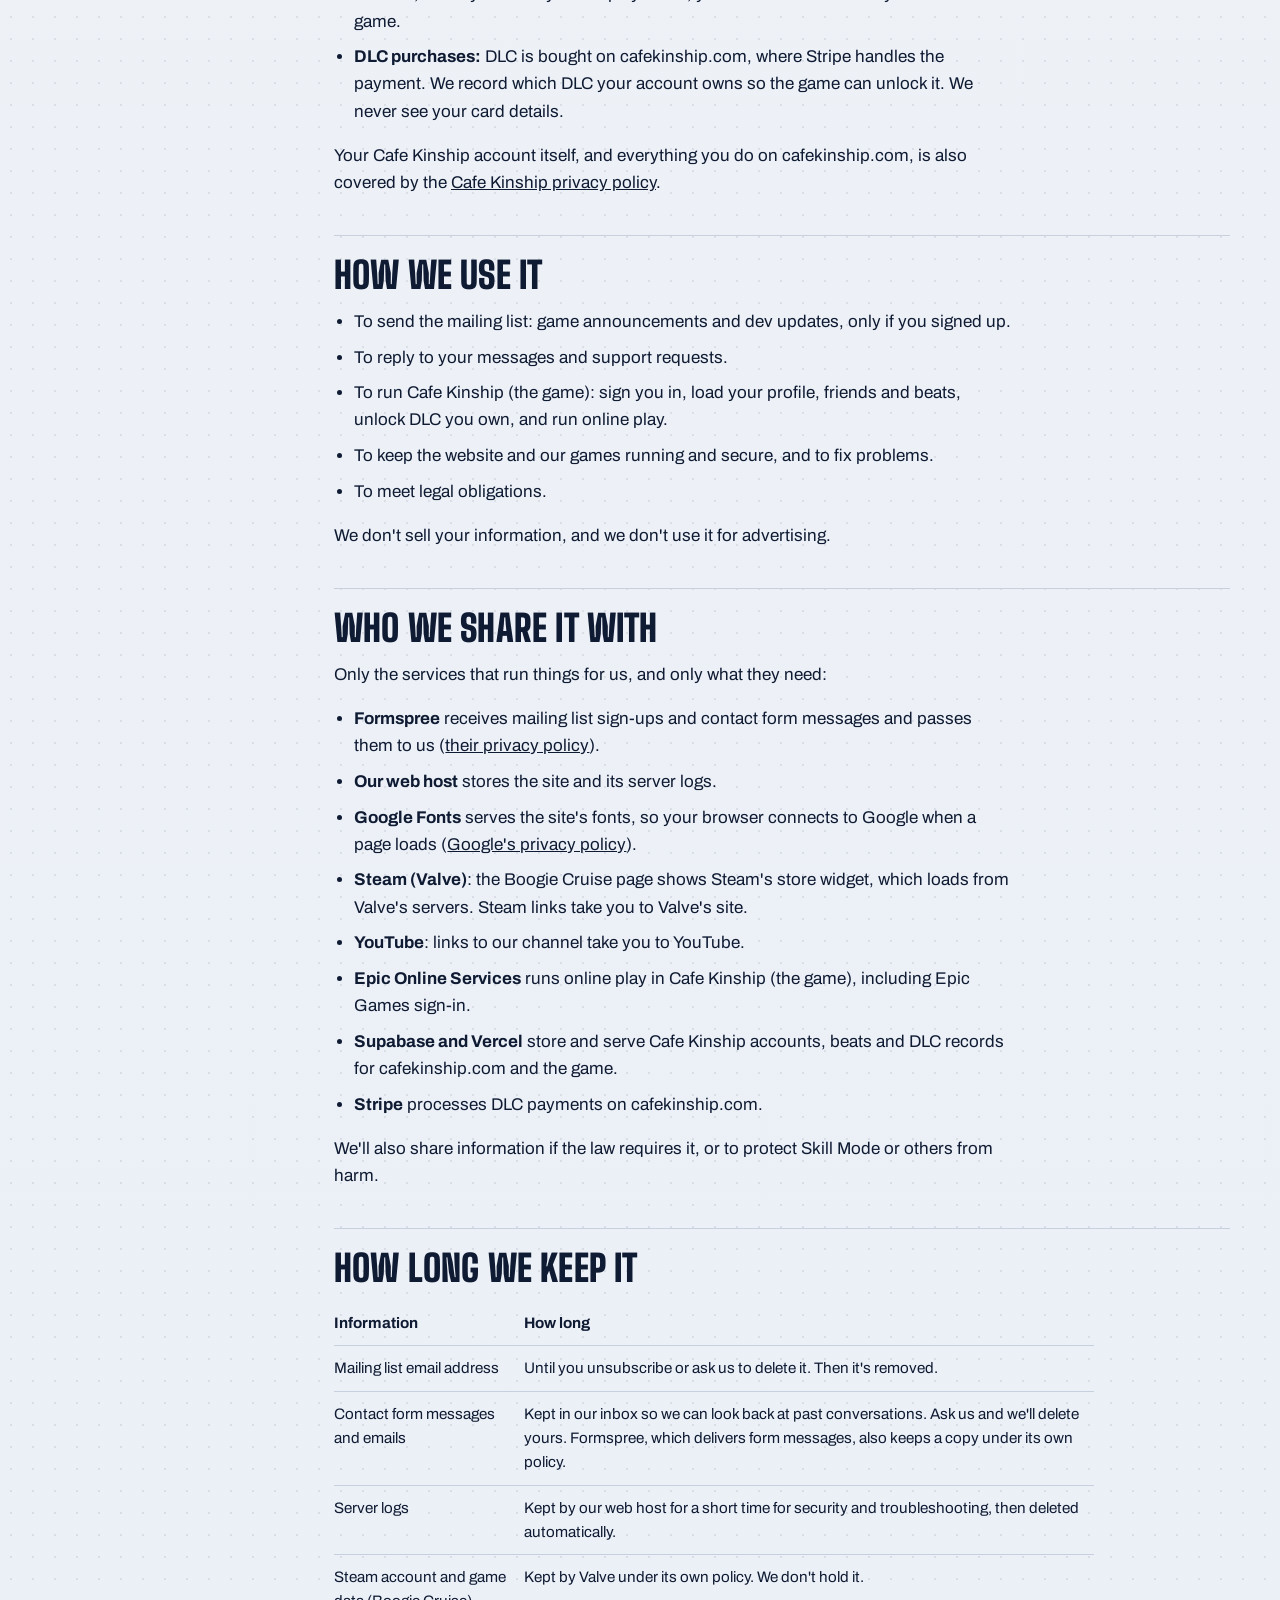
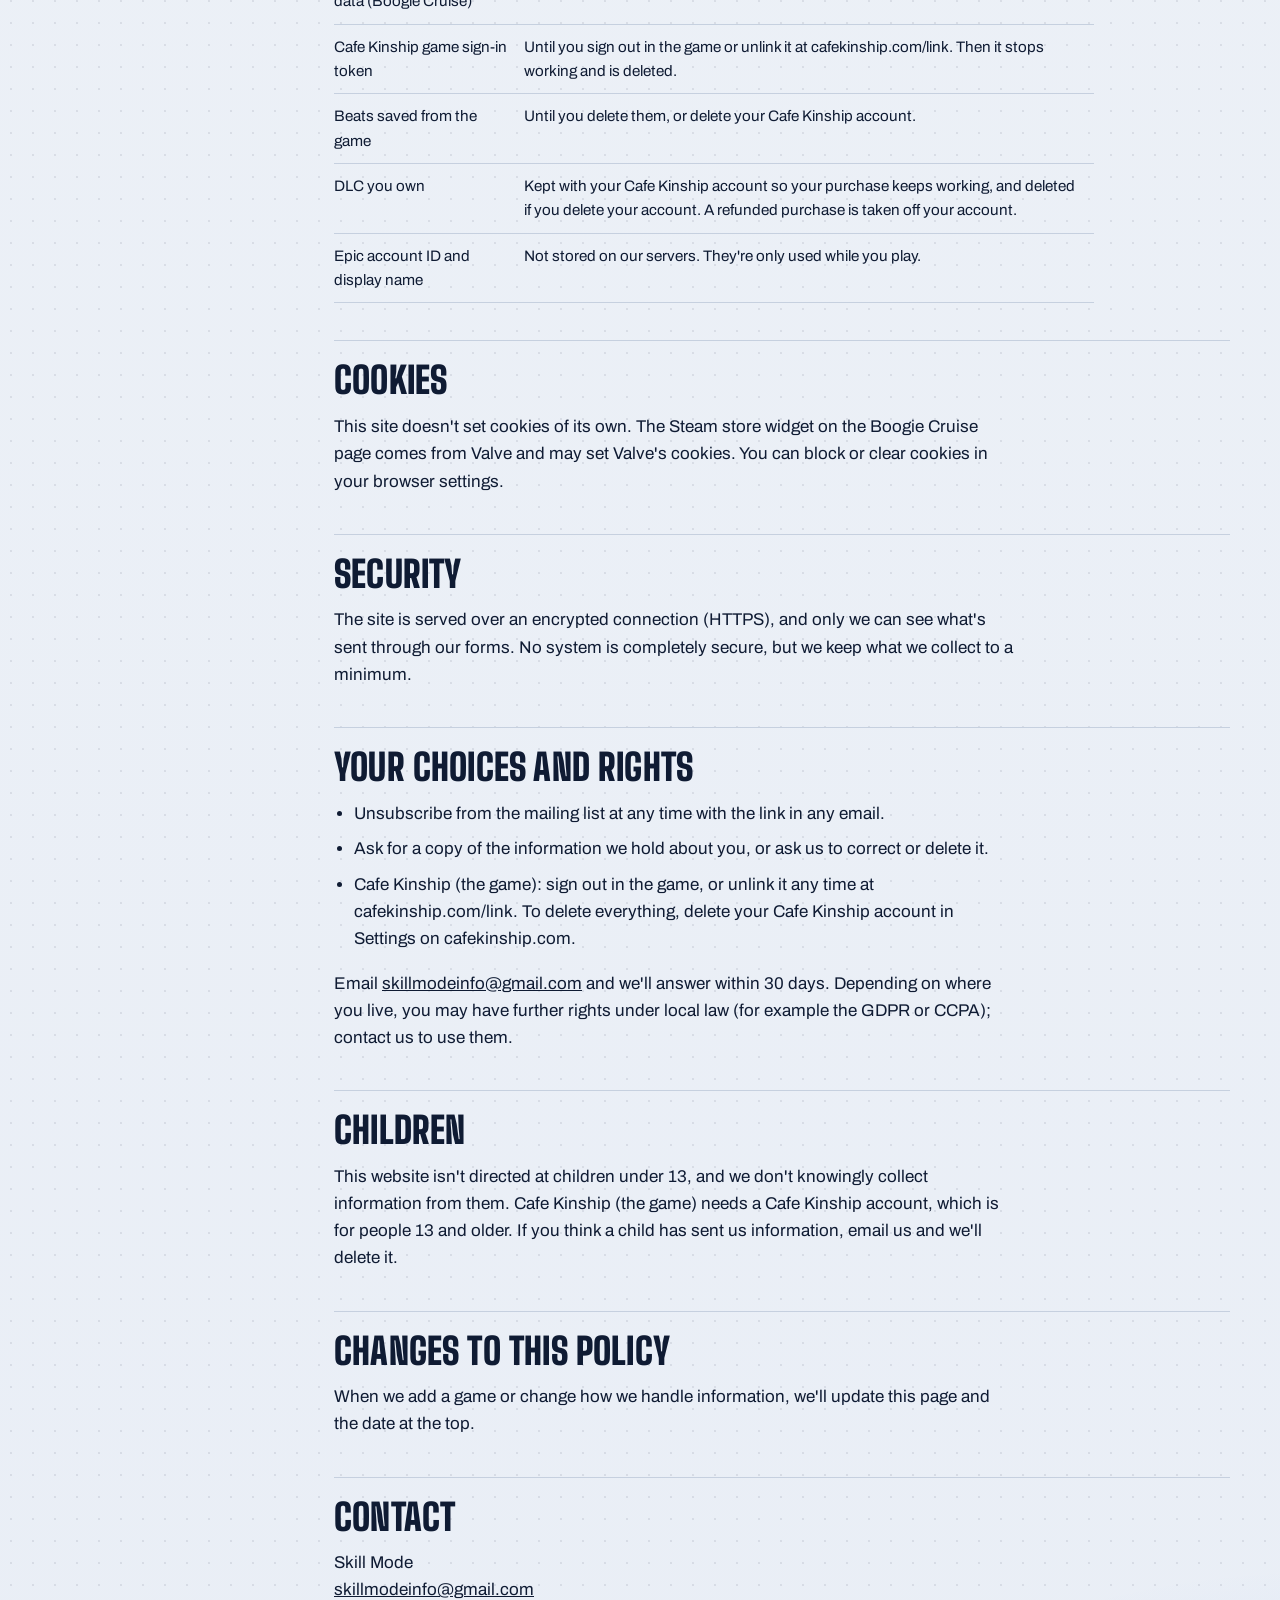
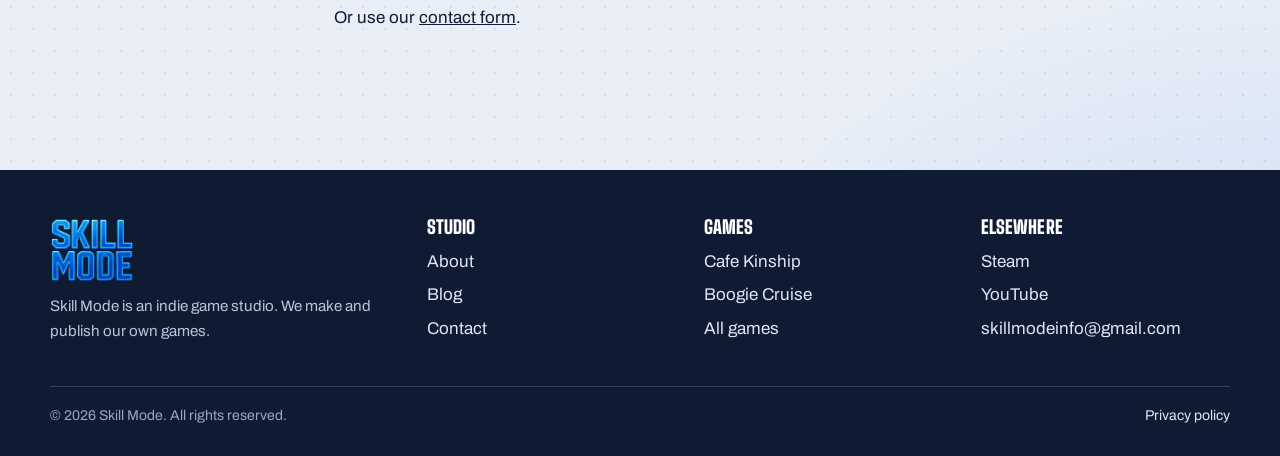
<file: public/privacy_policy.html>
<!doctype html>
<html lang="en">
<head>
<meta charset="utf-8">
<meta name="viewport" content="width=device-width, initial-scale=1">
<title>Privacy Policy | Skill Mode</title>
<meta name="description" content="How Skill Mode collects, uses, shares and keeps information on skill-mode.com and in its games.">
<meta name="author" content="Skill Mode">
<meta name="theme-color" content="#1a6bff">
<meta name="color-scheme" content="light dark">
<meta name="darkreader-lock">
<script>try{var t=localStorage.getItem('sm-theme');if(t==='light'||t==='dark')document.documentElement.setAttribute('data-theme',t)}catch(e){}</script>
<link rel="canonical" href="https://skill-mode.com/privacy_policy.html">
<meta property="og:type" content="website">
<meta property="og:site_name" content="Skill Mode">
<meta property="og:title" content="Privacy Policy | Skill Mode">
<meta property="og:description" content="How Skill Mode collects, uses, shares and keeps information on skill-mode.com and in its games.">
<meta property="og:url" content="https://skill-mode.com/privacy_policy.html">
<meta property="og:image" content="https://skill-mode.com/images/web/boogie-bg.jpg">
<meta name="twitter:card" content="summary_large_image">
<link rel="icon" type="image/png" sizes="32x32" href="images/favicon/favicon-32x32.png">
<link rel="icon" type="image/png" sizes="16x16" href="images/favicon/favicon-16x16.png">
<link rel="apple-touch-icon" sizes="180x180" href="images/favicon/apple-icon-180x180.png">
<link rel="preconnect" href="https://fonts.googleapis.com">
<link rel="preconnect" href="https://fonts.gstatic.com" crossorigin>
<link rel="stylesheet" href="https://fonts.googleapis.com/css2?family=Archivo:wght@400;500;600;700&family=Big+Shoulders+Display:wght@700;900&display=swap">
<link rel="stylesheet" href="css/site.css?v=6">
</head>
<body>
<a class="skip" href="#main">Skip to content</a>
<header class="site-header">
  <div class="wrap">
    <a class="brand" href="index.html"><img src="images/web/skillmode-logo.png" width="96" height="74" alt="Skill Mode home"></a>
    <div class="header-tools">
      <button class="theme-toggle" type="button" aria-label="Switch to dark mode" title="Dark mode">
        <svg class="moon" viewBox="0 0 24 24" aria-hidden="true"><path fill="currentColor" d="M20.4 14.6A8.5 8.5 0 0 1 9.4 3.6a.6.6 0 0 0-.8-.7A9.6 9.6 0 1 0 21.1 15.4a.6.6 0 0 0-.7-.8z"/></svg>
        <svg class="sun" viewBox="0 0 24 24" aria-hidden="true"><g fill="none" stroke="currentColor" stroke-width="2" stroke-linecap="round"><circle cx="12" cy="12" r="4.2"/><path d="M12 2.5v2.2M12 19.3v2.2M2.5 12h2.2M19.3 12h2.2M5.3 5.3l1.6 1.6M17.1 17.1l1.6 1.6M5.3 18.7l1.6-1.6M17.1 6.9l1.6-1.6"/></g></svg>
      </button>
      <button class="nav-toggle" type="button" aria-expanded="false" aria-controls="site-nav">Menu</button>
    </div>
    <nav id="site-nav" class="nav" aria-label="Main">
      <a href="games.html">Games</a>
      <a href="about.html">About</a>
      <a href="blog.html">Blog</a>
      <a href="contact.html">Contact</a>
    </nav>
  </div>
</header>
<main id="main">
  <div class="wrap">
    <header class="page-head">
      <h1>Privacy policy</h1>
      <p class="updated">Last updated October 8, 2026. Applies to skill-mode.com, Boogie Cruise and Cafe Kinship (the game).</p>
    </header>
  </div>
  <div class="section" style="padding-top:clamp(28px,5vw,48px)">
    <div class="wrap legal">
      <nav aria-label="On this page">
        <a href="#overview">Overview</a>
        <a href="#collect">What we collect and how</a>
        <a href="#use">How we use it</a>
        <a href="#share">Who we share it with</a>
        <a href="#keep">How long we keep it</a>
        <a href="#cookies">Cookies</a>
        <a href="#security">Security</a>
        <a href="#rights">Your choices and rights</a>
        <a href="#children">Children</a>
        <a href="#changes">Changes to this policy</a>
        <a href="#contact">Contact</a>
      </nav>
      <div>
      <section id="overview" aria-labelledby="overview-h"><h2 id="overview-h">Overview</h2>
      <p>Skill Mode ("we", "us") is an independent game studio. We run skill-mode.com and develop and publish the games Boogie Cruise and Cafe Kinship. This policy explains what information we collect, how we collect it, what we use it for, who we share it with and how long we keep it.</p>
      <p>It covers this website and our games. Questions about it go to <a href="mailto:skillmodeinfo@gmail.com">skillmodeinfo@gmail.com</a>.</p>
      </section>
      <section id="collect" aria-labelledby="collect-h"><h2 id="collect-h">What we collect and how</h2>
      <h3>Things you give us</h3>
      <ul>
        <li><strong>Mailing list:</strong> your email address, when you sign up on this site.</li>
        <li><strong>Contact form and email:</strong> your name, email address, subject and message, when you write to us.</li>
      </ul>
      <h3>Things collected automatically</h3>
      <ul>
        <li><strong>Server logs:</strong> like almost every website, our web host records each visit: IP address, browser type, the page requested, the referring page and the time. Our host also uses this to block automated attacks.</li>
        <li>We don't use analytics or advertising trackers on this site.</li>
      </ul>
      <h3>In our games</h3>
      <ul>
        <li><strong>Boogie Cruise</strong> is sold and played through Steam. The game doesn't send us your personal information. Steam (Valve) handles your account, purchase, achievements and any stats under <a href="https://store.steampowered.com/privacy_agreement/" rel="noopener">Valve's privacy policy</a>. Steam gives us sales and usage numbers in aggregate, which don't identify you.</li>
      </ul>
      <h3>In Cafe Kinship (the game)</h3>
      <ul>
        <li><strong>Your Cafe Kinship account:</strong> you link the game to your account by entering a code at cafekinship.com/link. The game then gets a sign-in token, saved on your PC, and uses it to load your username, profile picture, artist status, the people you follow and which DLC you own. Your password is never entered in the game.</li>
        <li><strong>Beats:</strong> beats you save in the game are saved to your Cafe Kinship account, the same as beats you make on the website.</li>
        <li><strong>Epic Games account:</strong> if you sign in with your Epic Games account, the game receives your Epic account ID and display name after you agree on Epic's sign-in screen, and uses them for online play. We don't store them on our servers.</li>
        <li><strong>Online play:</strong> when you play online, your game connects to the other players in your session, so they can see your display name, your character and what you do in the game.</li>
        <li><strong>DLC purchases:</strong> DLC is bought on cafekinship.com, where Stripe handles the payment. We record which DLC your account owns so the game can unlock it. We never see your card details.</li>
      </ul>
      <p>Your Cafe Kinship account itself, and everything you do on cafekinship.com, is also covered by the <a href="https://www.cafekinship.com/privacy" rel="noopener">Cafe Kinship privacy policy</a>.</p>
      </section>
      <section id="use" aria-labelledby="use-h"><h2 id="use-h">How we use it</h2>
      <ul>
        <li>To send the mailing list: game announcements and dev updates, only if you signed up.</li>
        <li>To reply to your messages and support requests.</li>
        <li>To run Cafe Kinship (the game): sign you in, load your profile, friends and beats, unlock DLC you own, and run online play.</li>
        <li>To keep the website and our games running and secure, and to fix problems.</li>
        <li>To meet legal obligations.</li>
      </ul>
      <p>We don't sell your information, and we don't use it for advertising.</p>
      </section>
      <section id="share" aria-labelledby="share-h"><h2 id="share-h">Who we share it with</h2>
      <p>Only the services that run things for us, and only what they need:</p>
      <ul>
        <li><strong>Formspree</strong> receives mailing list sign-ups and contact form messages and passes them to us (<a href="https://formspree.io/legal/privacy-policy/" rel="noopener">their privacy policy</a>).</li>
        <li><strong>Our web host</strong> stores the site and its server logs.</li>
        <li><strong>Google Fonts</strong> serves the site's fonts, so your browser connects to Google when a page loads (<a href="https://policies.google.com/privacy" rel="noopener">Google's privacy policy</a>).</li>
        <li><strong>Steam (Valve)</strong>: the Boogie Cruise page shows Steam's store widget, which loads from Valve's servers. Steam links take you to Valve's site.</li>
        <li><strong>YouTube</strong>: links to our channel take you to YouTube.</li>
        <li><strong>Epic Online Services</strong> runs online play in Cafe Kinship (the game), including Epic Games sign-in.</li>
        <li><strong>Supabase and Vercel</strong> store and serve Cafe Kinship accounts, beats and DLC records for cafekinship.com and the game.</li>
        <li><strong>Stripe</strong> processes DLC payments on cafekinship.com.</li>
      </ul>
      <p>We'll also share information if the law requires it, or to protect Skill Mode or others from harm.</p>
      </section>
      <section id="keep" aria-labelledby="keep-h"><h2 id="keep-h">How long we keep it</h2>
      <table>
        <thead><tr><th scope="col">Information</th><th scope="col">How long</th></tr></thead>
        <tbody>
          <tr><td>Mailing list email address</td><td>Until you unsubscribe or ask us to delete it. Then it's removed.</td></tr>
          <tr><td>Contact form messages and emails</td><td>Kept in our inbox so we can look back at past conversations. Ask us and we'll delete yours. Formspree, which delivers form messages, also keeps a copy under its own policy.</td></tr>
          <tr><td>Server logs</td><td>Kept by our web host for a short time for security and troubleshooting, then deleted automatically.</td></tr>
          <tr><td>Steam account and game data (Boogie Cruise)</td><td>Kept by Valve under its own policy. We don't hold it.</td></tr>
          <tr><td>Cafe Kinship game sign-in token</td><td>Until you sign out in the game or unlink it at cafekinship.com/link. Then it stops working and is deleted.</td></tr>
          <tr><td>Beats saved from the game</td><td>Until you delete them, or delete your Cafe Kinship account.</td></tr>
          <tr><td>DLC you own</td><td>Kept with your Cafe Kinship account so your purchase keeps working, and deleted if you delete your account. A refunded purchase is taken off your account.</td></tr>
          <tr><td>Epic account ID and display name</td><td>Not stored on our servers. They're only used while you play.</td></tr>
        </tbody>
      </table>
      </section>
      <section id="cookies" aria-labelledby="cookies-h"><h2 id="cookies-h">Cookies</h2>
      <p>This site doesn't set cookies of its own. The Steam store widget on the Boogie Cruise page comes from Valve and may set Valve's cookies. You can block or clear cookies in your browser settings.</p>
      </section>
      <section id="security" aria-labelledby="security-h"><h2 id="security-h">Security</h2>
      <p>The site is served over an encrypted connection (HTTPS), and only we can see what's sent through our forms. No system is completely secure, but we keep what we collect to a minimum.</p>
      </section>
      <section id="rights" aria-labelledby="rights-h"><h2 id="rights-h">Your choices and rights</h2>
      <ul>
        <li>Unsubscribe from the mailing list at any time with the link in any email.</li>
        <li>Ask for a copy of the information we hold about you, or ask us to correct or delete it.</li>
        <li>Cafe Kinship (the game): sign out in the game, or unlink it any time at cafekinship.com/link. To delete everything, delete your Cafe Kinship account in Settings on cafekinship.com.</li>
      </ul>
      <p>Email <a href="mailto:skillmodeinfo@gmail.com">skillmodeinfo@gmail.com</a> and we'll answer within 30 days. Depending on where you live, you may have further rights under local law (for example the GDPR or CCPA); contact us to use them.</p>
      </section>
      <section id="children" aria-labelledby="children-h"><h2 id="children-h">Children</h2>
      <p>This website isn't directed at children under 13, and we don't knowingly collect information from them. Cafe Kinship (the game) needs a Cafe Kinship account, which is for people 13 and older. If you think a child has sent us information, email us and we'll delete it.</p>
      </section>
      <section id="changes" aria-labelledby="changes-h"><h2 id="changes-h">Changes to this policy</h2>
      <p>When we add a game or change how we handle information, we'll update this page and the date at the top.</p>
      </section>
      <section id="contact" aria-labelledby="contact-h"><h2 id="contact-h">Contact</h2>
      <p>Skill Mode<br><a href="mailto:skillmodeinfo@gmail.com">skillmodeinfo@gmail.com</a><br>Or use our <a href="contact.html">contact form</a>.</p>
      </section>
      </div>
    </div>
  </div>
</main>
<footer class="site-footer">
  <div class="wrap">
    <div>
      <img class="logo-foot" src="images/web/skillmode-logo.png" width="84" height="65" alt="Skill Mode">
      <p class="about-line">Skill Mode is an indie game studio. We make and publish our own games.</p>
    </div>
    <div>
      <h2 class="foot-h">Studio</h2>
      <ul><li><a href="about.html">About</a></li><li><a href="blog.html">Blog</a></li><li><a href="contact.html">Contact</a></li></ul>
    </div>
    <div>
      <h2 class="foot-h">Games</h2>
      <ul><li><a href="cafe-kinship.html">Cafe Kinship</a></li><li><a href="boogie-cruise.html">Boogie Cruise</a></li><li><a href="games.html">All games</a></li></ul>
    </div>
    <div>
      <h2 class="foot-h">Elsewhere</h2>
      <ul><li><a href="https://store.steampowered.com/app/3709600" rel="noopener">Steam</a></li><li><a href="https://www.youtube.com/@SkillMode-r9s" rel="noopener">YouTube</a></li><li><a href="mailto:skillmodeinfo@gmail.com">skillmodeinfo@gmail.com</a></li></ul>
    </div>
    <div class="legal-line">
      <span>&copy; 2026 Skill Mode. All rights reserved.</span>
      <a href="privacy_policy.html">Privacy policy</a>
    </div>
  </div>
</footer>
<script src="js/site.js?v=5"></script>
</body>
</html>
</file>
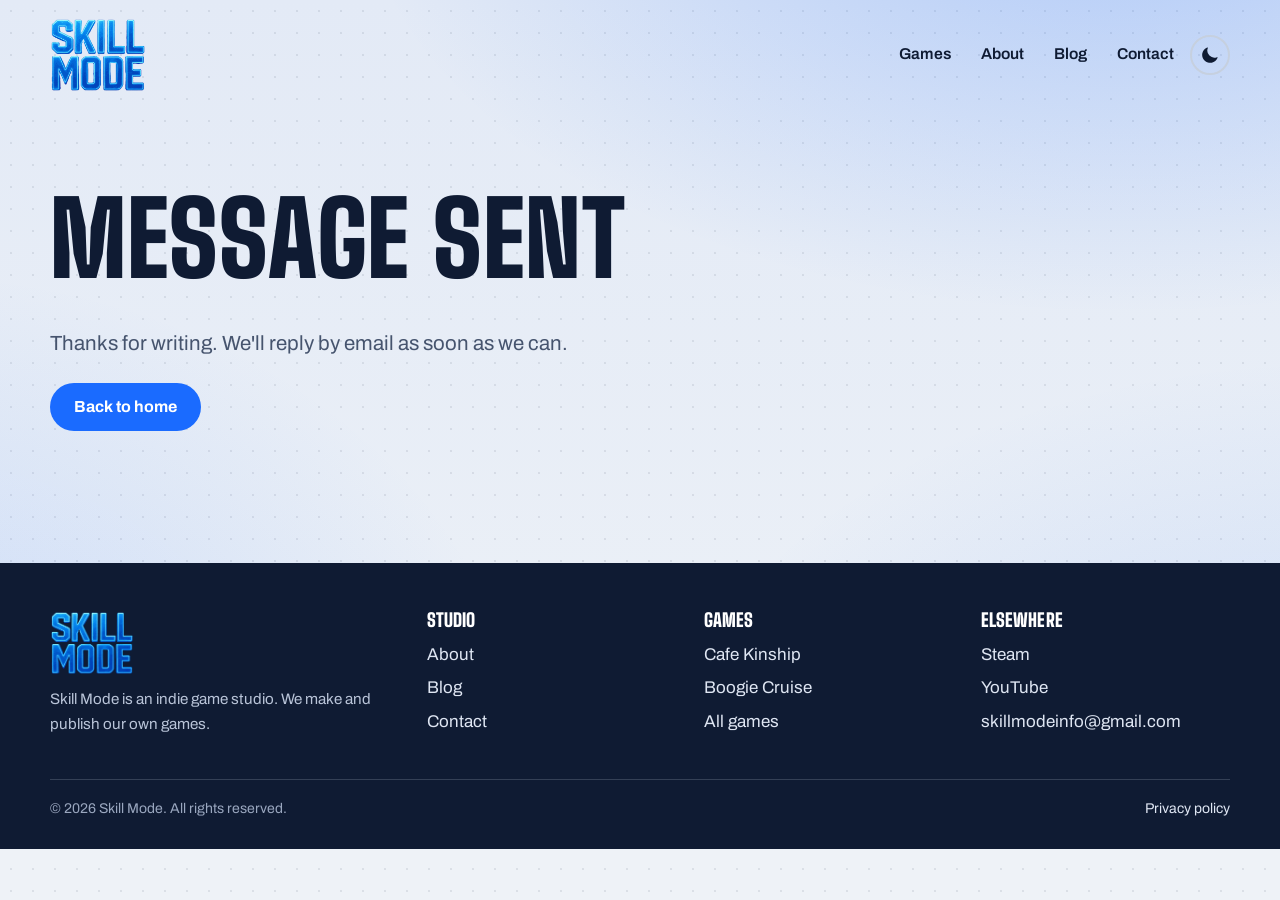
<file: public/thank-you.html>
<!doctype html>
<html lang="en">
<head>
<meta charset="utf-8">
<meta name="viewport" content="width=device-width, initial-scale=1">
<title>Thanks | Skill Mode</title>
<meta name="description" content="Your message to Skill Mode was sent.">
<meta name="author" content="Skill Mode">
<meta name="robots" content="noindex">
<meta name="theme-color" content="#1a6bff">
<meta name="color-scheme" content="light dark">
<meta name="darkreader-lock">
<script>try{var t=localStorage.getItem('sm-theme');if(t==='light'||t==='dark')document.documentElement.setAttribute('data-theme',t)}catch(e){}</script>
<link rel="canonical" href="https://skill-mode.com/thank-you.html">
<meta property="og:type" content="website">
<meta property="og:site_name" content="Skill Mode">
<meta property="og:title" content="Thanks | Skill Mode">
<meta property="og:description" content="Your message to Skill Mode was sent.">
<meta property="og:url" content="https://skill-mode.com/thank-you.html">
<meta property="og:image" content="https://skill-mode.com/images/web/boogie-bg.jpg">
<meta name="twitter:card" content="summary_large_image">
<link rel="icon" type="image/png" sizes="32x32" href="images/favicon/favicon-32x32.png">
<link rel="icon" type="image/png" sizes="16x16" href="images/favicon/favicon-16x16.png">
<link rel="apple-touch-icon" sizes="180x180" href="images/favicon/apple-icon-180x180.png">
<link rel="preconnect" href="https://fonts.googleapis.com">
<link rel="preconnect" href="https://fonts.gstatic.com" crossorigin>
<link rel="stylesheet" href="https://fonts.googleapis.com/css2?family=Archivo:wght@400;500;600;700&family=Big+Shoulders+Display:wght@700;900&display=swap">
<link rel="stylesheet" href="css/site.css?v=6">
</head>
<body>
<a class="skip" href="#main">Skip to content</a>
<header class="site-header">
  <div class="wrap">
    <a class="brand" href="index.html"><img src="images/web/skillmode-logo.png" width="96" height="74" alt="Skill Mode home"></a>
    <div class="header-tools">
      <button class="theme-toggle" type="button" aria-label="Switch to dark mode" title="Dark mode">
        <svg class="moon" viewBox="0 0 24 24" aria-hidden="true"><path fill="currentColor" d="M20.4 14.6A8.5 8.5 0 0 1 9.4 3.6a.6.6 0 0 0-.8-.7A9.6 9.6 0 1 0 21.1 15.4a.6.6 0 0 0-.7-.8z"/></svg>
        <svg class="sun" viewBox="0 0 24 24" aria-hidden="true"><g fill="none" stroke="currentColor" stroke-width="2" stroke-linecap="round"><circle cx="12" cy="12" r="4.2"/><path d="M12 2.5v2.2M12 19.3v2.2M2.5 12h2.2M19.3 12h2.2M5.3 5.3l1.6 1.6M17.1 17.1l1.6 1.6M5.3 18.7l1.6-1.6M17.1 6.9l1.6-1.6"/></g></svg>
      </button>
      <button class="nav-toggle" type="button" aria-expanded="false" aria-controls="site-nav">Menu</button>
    </div>
    <nav id="site-nav" class="nav" aria-label="Main">
      <a href="games.html">Games</a>
      <a href="about.html">About</a>
      <a href="blog.html">Blog</a>
      <a href="contact.html">Contact</a>
    </nav>
  </div>
</header>
<main id="main">
  <div class="wrap">
    <header class="page-head" style="border-bottom:0">
      <h1>Message sent</h1>
      <p class="lede">Thanks for writing. We'll reply by email as soon as we can.</p>
      <p style="margin-top:24px"><a class="btn btn-blue" href="index.html">Back to home</a></p>
    </header>
  </div>
</main>
<footer class="site-footer">
  <div class="wrap">
    <div>
      <img class="logo-foot" src="images/web/skillmode-logo.png" width="84" height="65" alt="Skill Mode">
      <p class="about-line">Skill Mode is an indie game studio. We make and publish our own games.</p>
    </div>
    <div>
      <h2 class="foot-h">Studio</h2>
      <ul><li><a href="about.html">About</a></li><li><a href="blog.html">Blog</a></li><li><a href="contact.html">Contact</a></li></ul>
    </div>
    <div>
      <h2 class="foot-h">Games</h2>
      <ul><li><a href="cafe-kinship.html">Cafe Kinship</a></li><li><a href="boogie-cruise.html">Boogie Cruise</a></li><li><a href="games.html">All games</a></li></ul>
    </div>
    <div>
      <h2 class="foot-h">Elsewhere</h2>
      <ul><li><a href="https://store.steampowered.com/app/3709600" rel="noopener">Steam</a></li><li><a href="https://www.youtube.com/@SkillMode-r9s" rel="noopener">YouTube</a></li><li><a href="mailto:skillmodeinfo@gmail.com">skillmodeinfo@gmail.com</a></li></ul>
    </div>
    <div class="legal-line">
      <span>&copy; 2026 Skill Mode. All rights reserved.</span>
      <a href="privacy_policy.html">Privacy policy</a>
    </div>
  </div>
</footer>
<script src="js/site.js?v=5"></script>
</body>
</html>
</file>
<file: public/css/site.css>
/* Skill Mode — studio site.
   Studio pages are light ("daylight"); each game page switches to its own
   world with a body class (theme-boogie, and later theme-finis …). */

:root {
  /* Light and dark are both designed. Dark follows the device setting unless
     the visitor picks one with the header toggle (stored as data-theme).
     Declaring both stops browsers forcing their own dark mode on the page,
     which inverts the text and leaves it unreadable. */
  color-scheme: light dark;
  --paper: #eef2f7;
  --paper-2: #e2e8f1;
  --ink: #0f1b33;
  --ink-soft: #46546e;
  --line: #c6d0df;
  --rule: #0f1b33;
  --blue: #1a6bff;
  --blue-deep: #0b43c4;
  --blue-text: #1a6bff;
  --card: #ffffff;
  --field: #eef2f7;
  --footer: #0f1b33;
  --bg-top: #e3eaf6;
  --bg-bottom: #e9eef6;
  --dots: rgba(15, 27, 51, 0.085);
  --glow: rgba(26, 107, 255, 0.26);
  --glow-2: rgba(26, 107, 255, 0.16);
  --screen: #0a1020;
  --on-screen: #eef3ff;

  --display: 'Big Shoulders Display', 'Arial Narrow', sans-serif;
  --body: 'Archivo', system-ui, sans-serif;

  --wrap: 1180px;
  --gutter: clamp(16px, 4vw, 40px);
  --radius-screen: 28px;
}
:root[data-theme='light'] { color-scheme: only light; }

/* Dark: deep navy night, same blue glow, dots turned to faint light. */
@media (prefers-color-scheme: dark) {
  :root:not([data-theme='light']) {
    color-scheme: dark;
    --paper: #0b1326; --paper-2: #131f3a; --ink: #e9eefa; --ink-soft: #a7b4cf; --line: #2a3a5c; --rule: #43557c;
    --blue-text: #7aa8ff; --card: #111c35; --field: #0b1428; --field-edge: #24345a; --footer: #050a16;
    --bg-top: #0f1d3d; --bg-bottom: #0a1122; --dots: rgba(200, 215, 255, 0.07); --glow: rgba(26, 107, 255, 0.32); --glow-2: rgba(26, 107, 255, 0.18);
  }
}
:root[data-theme='dark'] {
  color-scheme: dark;
  --paper: #0b1326; --paper-2: #131f3a; --ink: #e9eefa; --ink-soft: #a7b4cf; --line: #2a3a5c; --rule: #43557c;
  --blue-text: #7aa8ff; --card: #111c35; --field: #0b1428; --field-edge: #24345a; --footer: #050a16;
  --bg-top: #0f1d3d; --bg-bottom: #0a1122; --dots: rgba(200, 215, 255, 0.07); --glow: rgba(26, 107, 255, 0.32); --glow-2: rgba(26, 107, 255, 0.18);
}

*,
*::before,
*::after { box-sizing: border-box; }

html { -webkit-text-size-adjust: 100%; }
body {
  margin: 0;
  background-color: var(--paper);
  /* Not one flat colour: a soft blue glow from the top, the tone shifting
     gently down the page, and a faint dot grid like a game menu screen. */
  background-image:
    radial-gradient(1100px 620px at 88% -120px, var(--glow), transparent 70%),
    radial-gradient(900px 700px at -8% 760px, var(--glow-2), transparent 70%),
    radial-gradient(1000px 700px at 104% 100%, var(--glow-2), transparent 70%),
    radial-gradient(var(--dots) 1px, transparent 1.3px),
    linear-gradient(180deg, var(--bg-top) 0%, var(--paper) 900px, var(--bg-bottom) 100%);
  background-size: auto, auto, auto, 22px 22px, auto;
  background-repeat: no-repeat, no-repeat, no-repeat, repeat, no-repeat;
  color: var(--ink);
  font: 400 17px/1.6 var(--body);
  overflow-x: hidden;
}
img, video, iframe { display: block; max-width: 100%; }
img { height: auto; }
main { padding-bottom: clamp(48px, 8vw, 100px); }
main > .section:last-child { padding-bottom: 0; }
a { color: inherit; }
p { margin: 0 0 1em; max-width: 68ch; }

:focus-visible { outline: 3px solid var(--blue-text); outline-offset: 3px; border-radius: 4px; }

.skip { position: absolute; left: -9999px; top: 8px; z-index: 50; background: var(--footer); color: #fff; padding: 10px 14px; border-radius: 8px; }
.skip:focus { left: 8px; }

.wrap { width: min(100% - 2 * var(--gutter), var(--wrap)); margin-inline: auto; }

/* ---------- type ---------- */
h1, h2, h3 { font-family: var(--display); font-weight: 900; line-height: 0.95; letter-spacing: 0.005em; margin: 0 0 0.4em; text-transform: uppercase; }
h1 { font-size: clamp(3.2rem, 8vw, 6.6rem); }
h2 { font-size: clamp(2.2rem, 4.6vw, 3.6rem); }
h3 { font-size: clamp(1.5rem, 2.4vw, 1.9rem); }
.lede { font-size: clamp(1.1rem, 1.6vw, 1.3rem); line-height: 1.5; color: var(--ink-soft); }

/* ---------- header ---------- */
.site-header { position: relative; z-index: 20; }
.site-header .wrap { display: flex; align-items: center; justify-content: space-between; gap: 16px; padding-block: 18px; }
.brand img { width: 96px; height: auto; }
.nav { display: flex; gap: clamp(14px, 2.4vw, 30px); align-items: center; }
.nav a { text-decoration: none; font-weight: 600; font-size: 0.98rem; padding: 6px 0; border-bottom: 2px solid transparent; }
.nav a:hover { border-color: currentColor; }
.nav a[aria-current='page'] { border-color: var(--blue); }
.nav-toggle { display: none; background: none; border: 2px solid currentColor; color: inherit; border-radius: 10px; font: 600 0.95rem var(--body); padding: 8px 12px; cursor: pointer; }

@media (max-width: 720px) {
  .nav-toggle { display: inline-block; }
  .nav { display: none; position: absolute; top: 100%; right: var(--gutter); left: var(--gutter); flex-direction: column; align-items: stretch; gap: 0; background: var(--paper); color: var(--ink); border: 1px solid var(--line); border-radius: 16px; padding: 8px; box-shadow: 0 18px 40px -20px rgba(15, 27, 51, 0.45); }
  .nav.open { display: flex; }
  .nav a { padding: 12px 14px; border: 0; border-radius: 10px; }
  .nav a[aria-current='page'] { background: var(--paper-2); }
}

/* ---------- buttons ---------- */
.btn { display: inline-flex; align-items: center; gap: 10px; min-height: 48px; padding: 0 22px; border-radius: 999px; font: 700 1rem var(--body); text-decoration: none; border: 2px solid transparent; cursor: pointer; }
.btn-blue { background: var(--blue); color: #fff; }
.btn-blue:hover { background: var(--blue-deep); }
.btn-line { border-color: currentColor; background: transparent; }
.btn-line:hover { background: rgba(127, 140, 170, 0.14); }
.btn svg { width: 18px; height: 18px; }
.btn .ext { display: inline-flex; }
.btn .ext[hidden] { display: none; }

/* ---------- the game-select screen (home) ---------- */
.select {
  position: relative;
  overflow: hidden;
  border-radius: var(--radius-screen);
  background: var(--screen);
  color: var(--on-screen);
  min-height: min(78vh, 720px);
  display: grid;
  grid-template-rows: auto 1fr auto;
  padding: clamp(22px, 4vw, 48px);
  isolation: isolate;
}
.select-art { position: absolute; inset: 0; z-index: -2; }
.select-art img { position: absolute; inset: 0; width: 100%; height: 100%; object-fit: cover; opacity: 0; transform: scale(1.04); transition: opacity 0.6s ease, transform 1.2s ease; }
.select-art img.on { opacity: 1; transform: scale(1); }
.select-art .blank { position: absolute; inset: 0; opacity: 0; transition: opacity 0.6s ease; background: radial-gradient(70% 90% at 80% 20%, rgba(26, 107, 255, 0.35), transparent 70%), var(--screen); }
.select-art .blank.on { opacity: 1; }
.select::after { content: ''; position: absolute; inset: 0; z-index: -1; background: linear-gradient(90deg, rgba(6, 10, 20, 0.92) 0%, rgba(6, 10, 20, 0.72) 42%, rgba(6, 10, 20, 0.15) 100%), linear-gradient(0deg, rgba(6, 10, 20, 0.85), transparent 45%); }

.select-intro { max-width: 34ch; font-size: 1.05rem; color: rgba(238, 243, 255, 0.82); margin: 0; }
.select-list { list-style: none; margin: 0; padding: 0; align-self: center; display: grid; gap: clamp(4px, 1vw, 10px); }
.select-item a {
  display: inline-flex; align-items: baseline; gap: 18px; text-decoration: none;
  font-family: var(--display); font-weight: 900; text-transform: uppercase; line-height: 0.92;
  font-size: clamp(2.6rem, 8.4vw, 6.8rem); color: rgba(238, 243, 255, 0.38);
  transition: color 0.25s ease;
}
.select-item a .tag { font: 600 clamp(0.8rem, 1.2vw, 1rem)/1 var(--body); text-transform: none; letter-spacing: 0; padding: 6px 10px; border-radius: 999px; border: 1px solid rgba(238, 243, 255, 0.35); color: rgba(238, 243, 255, 0.7); transform: translateY(-0.4em); white-space: nowrap; }
.select-item.is-on a { color: var(--accent, #fff); }
.select-item.is-on a .tag { border-color: var(--accent, #fff); color: var(--accent, #fff); }
.select-item a:focus-visible { outline-color: var(--accent, #fff); outline-offset: 6px; }
.select-foot { display: flex; flex-wrap: wrap; align-items: flex-end; justify-content: space-between; gap: 18px; }
.select-blurb { max-width: 46ch; margin: 0; color: rgba(238, 243, 255, 0.86); min-height: 3.2em; }
.select-actions { display: flex; flex-wrap: wrap; gap: 10px; }
.select .btn-line { color: var(--on-screen); }
.select .btn-accent { background: var(--accent, var(--blue)); color: var(--accent-ink, #06140f); }

@media (max-width: 720px) {
  .select { min-height: 560px; gap: 26px; }
  .select-item a { gap: 10px; flex-wrap: wrap; }
  .select-item a .tag { transform: none; }
  .select::after { background: linear-gradient(0deg, rgba(6, 10, 20, 0.94) 10%, rgba(6, 10, 20, 0.6) 70%, rgba(6, 10, 20, 0.35)); }
}

/* ---------- studio sections ---------- */
.section { padding-block: clamp(56px, 9vw, 112px); }
.split { display: grid; grid-template-columns: 1.05fr 1fr; gap: clamp(28px, 6vw, 88px); align-items: start; }
@media (max-width: 860px) { .split { grid-template-columns: 1fr; } }
.facts { display: grid; grid-template-columns: repeat(3, 1fr); border-top: 2px solid var(--rule); margin-top: 28px; }
.facts div { padding: 16px 14px 0 0; }
.facts dt { font: 900 clamp(2rem, 4vw, 2.8rem)/1 var(--display); color: var(--blue-text); }
.facts dd { margin: 6px 0 0; color: var(--ink-soft); font-size: 0.95rem; }

.news { display: grid; grid-template-columns: 280px 1fr; gap: clamp(20px, 4vw, 44px); align-items: center; padding-top: 28px; border-top: 2px solid var(--rule); }
.news img { width: 100%; aspect-ratio: 4 / 3; object-fit: cover; border-radius: 18px; }
.news time { color: var(--ink-soft); font-weight: 600; }
@media (max-width: 720px) { .news { grid-template-columns: 1fr; } }

.signup { background: var(--blue); color: #fff; border-radius: var(--radius-screen); padding: clamp(28px, 5vw, 56px); display: grid; grid-template-columns: 1fr minmax(0, 470px); gap: 24px 40px; align-items: end; }
.signup h2 { margin-bottom: 0.2em; }
.signup p { margin: 0; color: rgba(255, 255, 255, 0.88); }
.signup form { display: flex; gap: 10px; flex-wrap: wrap; }
.signup input { flex: 1 1 220px; min-height: 48px; min-width: 0; padding: 0 18px; border-radius: 999px; border: 0; font: 500 1rem var(--body); color: #0f1b33; background: #fff; }
.signup .btn { background: #0f1b33; color: #fff; }
.signup .btn:hover { background: #000; }
.form-note { flex-basis: 100%; min-height: 1.4em; font-size: 0.95rem; margin: 2px 0 0 4px; }
@media (max-width: 860px) { .signup { grid-template-columns: 1fr; } .signup form { flex-direction: column; } .signup input { flex-basis: auto; width: 100%; } }

/* ---------- page heads (studio pages) ---------- */
.page-head { padding-block: clamp(36px, 7vw, 80px) clamp(20px, 3vw, 32px); border-bottom: 2px solid var(--rule); }
.page-head p { margin: 0; }

/* ---------- games list ---------- */
.game-band { position: relative; overflow: hidden; border-radius: var(--radius-screen); display: grid; grid-template-columns: 1.3fr 1fr; min-height: 420px; margin-top: 28px; isolation: isolate; }
.game-band .art { position: relative; min-height: 260px; }
.game-band .art img { position: absolute; inset: 0; width: 100%; height: 100%; object-fit: cover; }
.game-band .info { padding: clamp(24px, 4vw, 44px); display: flex; flex-direction: column; justify-content: center; }
.game-band .info p { margin-bottom: 1.2em; }
.game-band .actions { display: flex; flex-wrap: wrap; gap: 10px; }
.game-band.boogie { background: #06140f; color: #e7fff5; }
.game-band.boogie h2 { font-family: 'Bungee', var(--display); font-weight: 400; color: #2bf0a6; font-size: clamp(2rem, 4vw, 3rem); line-height: 1; }
.game-band.boogie .btn-accent { background: #2bf0a6; color: #06140f; }
.game-band.boogie .btn-line { color: #e7fff5; }
.game-band.soon { background: var(--paper-2); border: 2px dashed var(--line); grid-template-columns: 1fr; min-height: 0; }
.game-band.soon .info { padding-block: clamp(28px, 5vw, 56px); }
.game-band.soon h2 { color: var(--ink-soft); }
.chips { display: flex; flex-wrap: wrap; gap: 8px; margin-bottom: 14px; }
.chips span { font-size: 0.85rem; font-weight: 600; padding: 4px 10px; border-radius: 999px; border: 1px solid currentColor; opacity: 0.85; }
@media (max-width: 860px) { .game-band { grid-template-columns: 1fr; } }

/* ---------- about ---------- */
.values { display: grid; grid-template-columns: repeat(2, 1fr); gap: 0 clamp(28px, 5vw, 64px); margin-top: 12px; }
.values div { padding: 22px 0; border-top: 2px solid var(--rule); }
.values h3 { color: var(--blue-text); }
.values p { margin: 0; color: var(--ink-soft); }
@media (max-width: 720px) { .values { grid-template-columns: 1fr; } }
.quote { font: 900 clamp(1.8rem, 3.6vw, 2.8rem)/1.05 var(--display); text-transform: uppercase; margin: 0; max-width: 22ch; }
.quote + p { margin-top: 12px; color: var(--ink-soft); }

/* ---------- blog ---------- */
.post { display: grid; grid-template-columns: 1fr 1.4fr; gap: clamp(20px, 4vw, 48px); padding-block: 36px; border-top: 2px solid var(--rule); }
.post:first-of-type { border-top: 0; }
.post img { width: 100%; aspect-ratio: 16 / 10; object-fit: cover; border-radius: 18px; }
.post time { color: var(--ink-soft); font-weight: 600; display: block; margin-bottom: 8px; }
@media (max-width: 720px) { .post { grid-template-columns: 1fr; } }

/* ---------- contact ---------- */
.contact-grid { display: grid; grid-template-columns: 1fr 1.25fr; gap: clamp(28px, 6vw, 80px); }
.contact-ways { display: grid; gap: 22px; align-content: start; }
.contact-ways div { border-top: 2px solid var(--rule); padding-top: 14px; }
.contact-ways h3 { font-size: 1.4rem; margin-bottom: 6px; }
.contact-ways p { margin: 0; }
.big-email { font: 900 clamp(1.4rem, 3vw, 2rem)/1.1 var(--display); color: var(--blue-text); text-decoration: none; word-break: break-all; }
.big-email:hover { text-decoration: underline; }
.form { display: grid; gap: 16px; background: var(--card); border-radius: var(--radius-screen); padding: clamp(22px, 4vw, 40px); border: 1px solid var(--line); }
.form label { display: grid; gap: 6px; font-weight: 600; font-size: 0.95rem; }
.form input, .form textarea { font: 400 1rem var(--body); color: var(--ink); background: var(--field); border: 2px solid var(--field-edge, transparent); border-radius: 14px; padding: 12px 14px; }
.form input:focus, .form textarea:focus { outline: none; border-color: var(--blue); }
.form textarea { min-height: 160px; resize: vertical; }
.form .btn { justify-self: start; }
@media (max-width: 860px) { .contact-grid { grid-template-columns: 1fr; } }

/* ---------- legal ---------- */
.legal { display: grid; grid-template-columns: 220px 1fr; gap: clamp(24px, 5vw, 64px); }
.legal nav { position: sticky; top: 20px; align-self: start; display: grid; gap: 4px; font-size: 0.95rem; }
.legal nav a { text-decoration: none; color: var(--ink-soft); padding: 4px 0; }
.legal nav a:hover { color: var(--ink); text-decoration: underline; }
.legal section { padding-block: 22px; border-top: 1px solid var(--line); scroll-margin-top: 16px; }
.legal section:first-child { border-top: 0; padding-top: 0; }
.legal h2 { font-size: clamp(1.8rem, 3vw, 2.3rem); }
.legal h3 { font-size: 1.35rem; margin-top: 1em; }
.legal ul { padding-left: 1.2em; margin: 0 0 1em; max-width: 68ch; }
.legal li { margin-bottom: 0.5em; }
.legal table { border-collapse: collapse; width: 100%; max-width: 760px; font-size: 0.95rem; margin-bottom: 1em; }
.legal th, .legal td { text-align: left; vertical-align: top; padding: 10px 12px 10px 0; border-bottom: 1px solid var(--line); }
.legal th { font-weight: 700; }
.updated { color: var(--ink-soft); font-weight: 600; }
@media (max-width: 860px) { .legal { grid-template-columns: 1fr; } .legal nav { position: static; grid-template-columns: repeat(2, 1fr); } }

/* ---------- footer ---------- */
.site-footer { background: var(--footer); color: #dfe6f3; }
.site-footer .wrap { display: grid; grid-template-columns: 1.4fr repeat(3, 1fr); gap: 28px; padding-block: 48px 28px; }
.site-footer .foot-h { font: 900 1.15rem/1 var(--display); text-transform: uppercase; color: #fff; margin: 0 0 12px; }
.site-footer ul { list-style: none; padding: 0; margin: 0; display: grid; gap: 6px; }
.site-footer a { text-decoration: none; color: #dfe6f3; }
.site-footer a:hover { color: #fff; text-decoration: underline; }
.site-footer .about-line { color: #b9c4d8; max-width: 38ch; font-size: 0.95rem; }
.site-footer .legal-line { grid-column: 1 / -1; border-top: 1px solid rgba(223, 230, 243, 0.18); padding-top: 18px; font-size: 0.88rem; color: #9aa7bf; display: flex; flex-wrap: wrap; justify-content: space-between; gap: 10px; }
.site-footer .logo-foot { width: 84px; margin-bottom: 12px; }
@media (max-width: 860px) { .site-footer .wrap { grid-template-columns: 1fr 1fr; } .site-footer .wrap > div:first-child { grid-column: 1 / -1; } }

/* =========================================================
   GAME WORLD: Boogie Cruise  (body.theme-boogie)
   ========================================================= */
.theme-boogie { --g-bg: #06140f; --g-bg-2: #0b2119; --g-text: #e7fff5; --g-soft: #a8d8c4; --g-glow: #2bf0a6; --g-torch: #ff8a3d; background: var(--g-bg); color: var(--g-text); }
.theme-boogie .site-header { color: var(--g-text); }
.theme-boogie .nav a[aria-current='page'] { border-color: var(--g-glow); }
.theme-boogie :focus-visible { outline-color: var(--g-glow); }
.theme-boogie .site-footer { background: #030b08; }
.theme-boogie h2 { font-family: 'Bungee', var(--display); font-weight: 400; text-transform: none; line-height: 1.05; font-size: clamp(1.8rem, 3.6vw, 2.6rem); color: var(--g-glow); }
.theme-boogie h3 { font-family: var(--body); font-weight: 700; text-transform: none; font-size: 1.25rem; line-height: 1.25; color: var(--g-torch); letter-spacing: 0; }
.theme-boogie p { color: var(--g-soft); }

.bc-hero { position: relative; min-height: min(86vh, 760px); display: grid; align-items: end; isolation: isolate; overflow: hidden; margin-top: -84px; padding-top: 84px; }
.bc-hero > img { position: absolute; inset: 0; width: 100%; height: 100%; object-fit: cover; z-index: -2; }
.bc-hero::after { content: ''; position: absolute; inset: 0; z-index: -1; background: linear-gradient(0deg, var(--g-bg) 4%, rgba(6, 20, 15, 0.55) 45%, rgba(6, 20, 15, 0.25) 100%); }
.bc-hero .wrap { padding-bottom: clamp(32px, 6vw, 72px); }
.bc-title { font-family: 'Bungee', var(--display); font-weight: 400; text-transform: none; font-size: clamp(3rem, 10vw, 7.4rem); line-height: 0.92; margin: 0 0 18px; color: var(--g-text); text-shadow: 0 0 28px rgba(43, 240, 166, 0.55), 0 0 2px rgba(43, 240, 166, 0.9); }
.bc-title span { display: block; color: var(--g-glow); }
.bc-hero p { font-size: clamp(1.05rem, 1.6vw, 1.25rem); color: var(--g-text); max-width: 46ch; }
.bc-hero .chips { color: var(--g-glow); }
.bc-actions { display: flex; flex-wrap: wrap; gap: 10px; margin-top: 10px; }
.theme-boogie .btn-accent { background: var(--g-glow); color: var(--g-bg); }
.theme-boogie .btn-accent:hover { background: #7affcf; }
.theme-boogie .btn-line { color: var(--g-text); }

.bc-buy { display: grid; grid-template-columns: 1fr minmax(0, 646px); gap: clamp(20px, 4vw, 48px); align-items: center; }
.bc-buy iframe { width: 100%; height: 190px; border: 0; border-radius: 6px; background: #1b2838; }
@media (max-width: 860px) { .bc-buy { grid-template-columns: 1fr; } }

.bc-features { display: grid; grid-template-columns: repeat(3, 1fr); gap: clamp(20px, 3vw, 36px); }
.bc-features div { border-top: 3px solid var(--g-torch); padding-top: 16px; }
.bc-features p { margin: 0; }
@media (max-width: 860px) { .bc-features { grid-template-columns: 1fr; } }

.bc-video { border-radius: 22px; overflow: hidden; background: #000; box-shadow: 0 0 0 1px rgba(43, 240, 166, 0.25), 0 30px 80px -30px rgba(43, 240, 166, 0.35); }
.bc-video video { width: 100%; aspect-ratio: 16 / 9; background: #000; }

.shots { display: grid; grid-template-columns: repeat(2, 1fr); gap: clamp(10px, 1.6vw, 18px); }
.shots button { padding: 0; border: 0; background: none; border-radius: 16px; overflow: hidden; cursor: zoom-in; }
.shots img { width: 100%; aspect-ratio: 16 / 9; object-fit: cover; transition: transform 0.4s ease; }
.shots button:hover img { transform: scale(1.03); }
@media (max-width: 560px) { .shots { grid-template-columns: 1fr; } }

.lightbox { position: fixed; inset: 0; z-index: 60; background: rgba(2, 8, 6, 0.94); display: none; place-items: center; padding: 20px; }
.lightbox.open { display: grid; }
.lightbox img { max-height: 86vh; width: auto; max-width: 100%; border-radius: 10px; }
.lightbox button { position: absolute; background: rgba(231, 255, 245, 0.12); color: #e7fff5; border: 0; border-radius: 999px; min-width: 48px; height: 48px; font: 700 1.1rem var(--body); cursor: pointer; }
.lightbox .close { top: 16px; right: 16px; padding: 0 16px; }
.lightbox .prev { left: 16px; top: 50%; }
.lightbox .next { right: 16px; top: 50%; }
.lightbox button:hover { background: rgba(231, 255, 245, 0.24); }

.bc-cta { text-align: center; padding-block: clamp(56px, 9vw, 110px); }
.bc-cta p { margin-inline: auto; }

@media (prefers-reduced-motion: reduce) {
  *, *::before, *::after { transition: none !important; animation: none !important; }
}

.sr-only { position: absolute; width: 1px; height: 1px; padding: 0; margin: -1px; overflow: hidden; clip: rect(0 0 0 0); white-space: nowrap; border: 0; }
.contact-ways div:first-child { border-top: 0; padding-top: 0; }

/* "Next game" teaser: an empty game slot waiting to be filled, the same
   idea as the Next game line on the home screen. */
.teaser {
  position: relative; overflow: hidden; border-radius: 18px; aspect-ratio: 4 / 3;
  display: grid; place-content: center; justify-items: center; gap: 12px; padding: 24px;
  background: radial-gradient(90% 80% at 85% 10%, rgba(26, 107, 255, 0.45), transparent 65%), radial-gradient(60% 60% at 10% 100%, rgba(26, 107, 255, 0.18), transparent 70%), var(--screen);
}
.teaser::before { content: ''; position: absolute; inset: 14px; border: 2px dashed rgba(143, 184, 255, 0.45); border-radius: 12px; }
.teaser-title { position: relative; font: 900 clamp(2.4rem, 5vw, 3.6rem)/0.9 var(--display); text-transform: uppercase; color: #eef3ff; text-align: center; }
.teaser-tag { position: relative; font: 600 0.9rem/1 var(--body); color: #8fb8ff; border: 1px solid rgba(143, 184, 255, 0.6); border-radius: 999px; padding: 7px 12px; }
.post .teaser { aspect-ratio: 16 / 10; }

/* =========================================================
   GAME WORLD: Cafe Kinship  (body.theme-kinship)
   Purple night sky, the commercial's pink and gold.
   ========================================================= */
.theme-kinship { --k-bg: #0d0822; --k-bg-2: #170e36; --k-text: #f7f0ff; --k-soft: #cbbde9; --k-pink: #ff4fc8; --k-gold: #ffb84a; --k-cyan: #5fe3ff;
  background: radial-gradient(1200px 700px at 80% 900px, rgba(255, 79, 200, 0.10), transparent 70%), var(--k-bg); color: var(--k-text); }
.theme-kinship .site-header { color: var(--k-text); }
.theme-kinship .nav a[aria-current='page'] { border-color: var(--k-pink); }
.theme-kinship :focus-visible { outline-color: var(--k-pink); }
.theme-kinship .site-footer { background: #07041a; }
.theme-kinship h2 { font-family: 'Unbounded', var(--display); font-weight: 800; text-transform: none; letter-spacing: -0.01em; line-height: 1.05; font-size: clamp(1.8rem, 3.8vw, 2.8rem); color: var(--k-text); }
.theme-kinship h3 { font-family: var(--body); font-weight: 700; text-transform: none; font-size: 1.25rem; line-height: 1.25; letter-spacing: 0; color: var(--k-gold); }
.theme-kinship p { color: var(--k-soft); }
.theme-kinship .btn-accent { background: var(--k-pink); color: #1a0526; }
.theme-kinship .btn-accent:hover { background: #ff86da; }
.theme-kinship .btn-line { color: var(--k-text); }
.theme-kinship .chips { color: var(--k-gold); }

.ck-hero { position: relative; min-height: min(90vh, 820px); display: grid; align-items: end; isolation: isolate; overflow: hidden; margin-top: -84px; padding-top: 84px; }
.ck-hero > img { position: absolute; inset: 0; width: 100%; height: 100%; object-fit: cover; z-index: -2; }
.ck-hero::after { content: ''; position: absolute; inset: 0; z-index: -1; background: linear-gradient(0deg, var(--k-bg) 3%, rgba(13, 8, 34, 0.55) 40%, rgba(13, 8, 34, 0.1) 75%, rgba(13, 8, 34, 0.45) 100%); }
.ck-hero .wrap { padding-bottom: clamp(32px, 6vw, 72px); }
.ck-title { font-family: 'Unbounded', var(--display); font-weight: 800; text-transform: none; letter-spacing: -0.02em; line-height: 0.95; font-size: clamp(3rem, 9.5vw, 7.2rem); margin: 0 0 14px;
  background: linear-gradient(180deg, #ffd27a 0%, #ff8fd8 55%, #ff4fc8 100%); -webkit-background-clip: text; background-clip: text; color: transparent; filter: drop-shadow(0 0 24px rgba(255, 79, 200, 0.45)); }
.ck-tagline { font: 600 clamp(1.15rem, 2vw, 1.5rem)/1.3 var(--body); color: var(--k-text) !important; margin-bottom: 10px; }
.ck-hero p.ck-intro { font-size: clamp(1.02rem, 1.5vw, 1.18rem); color: var(--k-text); max-width: 52ch; }
.ck-actions { display: flex; flex-wrap: wrap; gap: 10px; margin-top: 12px; align-items: center; }
.ck-hero p.ck-note { margin-top: 14px; max-width: 60ch; font-size: 0.92rem; line-height: 1.5; color: var(--k-soft); }

/* the three stages, laid out like a festival lineup poster */
.lineup { display: grid; grid-template-columns: repeat(3, 1fr); gap: clamp(12px, 2vw, 22px); }
.poster { position: relative; overflow: hidden; border-radius: 22px; aspect-ratio: 3 / 4; display: flex; flex-direction: column; justify-content: flex-end; padding: 22px; isolation: isolate; }
.poster img { position: absolute; inset: 0; width: 100%; height: 100%; object-fit: cover; z-index: -2; }
.poster::after { content: ''; position: absolute; inset: 0; z-index: -1; background: linear-gradient(0deg, rgba(13, 8, 34, 0.95) 8%, rgba(13, 8, 34, 0.2) 60%, transparent); }
.poster .genre { font: 800 clamp(1.4rem, 2.6vw, 2rem)/1 'Unbounded', var(--display); color: #fff; margin: 0 0 6px; }
.poster .stage { margin: 0; font-weight: 600; }
.poster.lava .stage { color: #ffb84a; }
.poster.crystal .stage { color: #ff8fd8; }
.poster.aurora .stage { color: #5fe3ff; }
@media (max-width: 860px) { .lineup { grid-template-columns: 1fr; } .poster { aspect-ratio: 16 / 10; } }

.ck-split { display: grid; grid-template-columns: 1.2fr 1fr; gap: clamp(24px, 5vw, 64px); align-items: center; }
.ck-split img { width: 100%; border-radius: 22px; aspect-ratio: 16 / 9; object-fit: cover; }
.ck-split ul { list-style: none; padding: 0; margin: 0 0 1em; display: grid; gap: 10px; }
.ck-split li { padding-left: 18px; position: relative; color: var(--k-soft); }
.ck-split li::before { content: ''; position: absolute; left: 0; top: 0.6em; width: 8px; height: 8px; border-radius: 2px; background: var(--k-pink); }
@media (max-width: 860px) { .ck-split { grid-template-columns: 1fr; } }

.ck-account { display: grid; grid-template-columns: repeat(3, 1fr); gap: clamp(16px, 3vw, 32px); }
.ck-account div { border-top: 3px solid var(--k-pink); padding-top: 16px; }
.ck-account p { margin: 0; }
@media (max-width: 860px) { .ck-account { grid-template-columns: 1fr; } }

.ck-dlc { border-radius: 28px; overflow: hidden; background: #0a0f24; box-shadow: 0 0 0 1px rgba(95, 227, 255, 0.25), 0 40px 90px -40px rgba(95, 227, 255, 0.45); }
.ck-dlc > img { width: 100%; aspect-ratio: 21 / 9; object-fit: cover; }
.ck-dlc .inner { padding: clamp(22px, 4vw, 44px); }
.ck-dlc h2 { color: #5fe3ff; }
.ck-modes { display: grid; grid-template-columns: repeat(3, 1fr); gap: clamp(14px, 2.4vw, 28px); margin: 22px 0; }
.ck-modes img { width: 100%; aspect-ratio: 16 / 9; object-fit: cover; border-radius: 14px; margin-bottom: 12px; }
.ck-modes h3 { color: #5fe3ff; }
.ck-modes p { margin: 0; }
@media (max-width: 860px) { .ck-modes { grid-template-columns: 1fr; } }
.theme-kinship .lightbox { background: rgba(8, 4, 22, 0.95); }

/* the Cafe Kinship band on the Games page */
.game-band.kinship { background: #0d0822; color: #f7f0ff; }
.game-band.kinship h2 { font-family: 'Unbounded', var(--display); font-weight: 800; text-transform: none; letter-spacing: -0.02em; font-size: clamp(2rem, 4vw, 3rem); line-height: 1; background: linear-gradient(180deg, #ffd27a, #ff4fc8); -webkit-background-clip: text; background-clip: text; color: transparent; }
.game-band.kinship p { color: #cbbde9; }
.game-band.kinship .btn-accent { background: #ff4fc8; color: #1a0526; }
.game-band.kinship .btn-line { color: #f7f0ff; }
.game-band.kinship .chips { color: #ffb84a; }
.theme-kinship .signup { background: linear-gradient(120deg, #ff4fc8 0%, #b13cff 60%, #6a3cff 100%); }
.theme-kinship .signup h2, .theme-kinship .signup p { color: #fff; }
.theme-kinship .signup .btn { background: #1a0526; }

/* light/dark switch in the header (studio pages) */
.theme-toggle { display: inline-grid; place-items: center; width: 40px; height: 40px; border-radius: 999px; border: 2px solid var(--line); background: transparent; color: inherit; cursor: pointer; }
.theme-toggle:hover { border-color: currentColor; }
.theme-toggle svg { width: 20px; height: 20px; }
.theme-toggle .sun { display: none; }
.is-dark .theme-toggle .sun { display: block; }
.is-dark .theme-toggle .moon { display: none; }
.header-tools { display: flex; align-items: center; gap: 10px; }
@media (min-width: 721px) { .header-tools { order: 3; } }
@media (min-width: 721px) { .site-header .nav { margin-left: auto; } }
</file>
